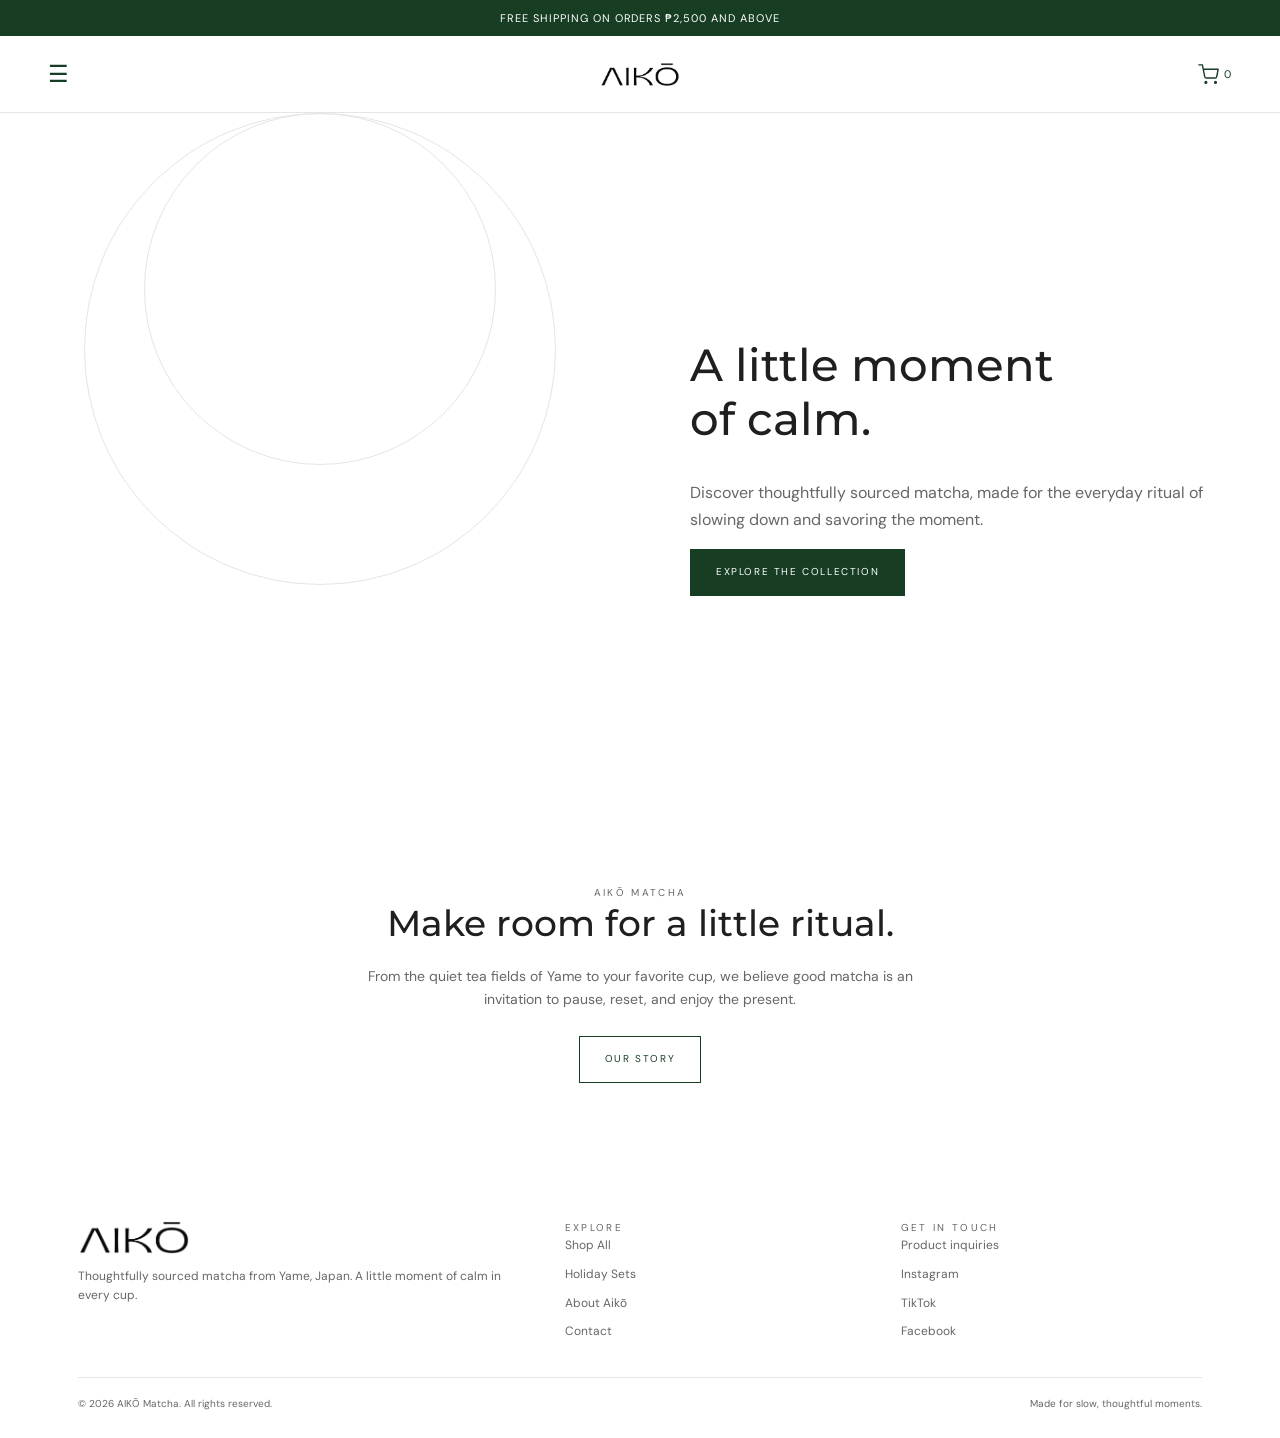
<file: index.html>
<!doctype html>
<html lang="en">
<head>
  <meta charset="utf-8">
  <meta name="viewport" content="width=device-width,initial-scale=1">
  <meta name="theme-color" content="#f7f6f0">

  <title>Home | AIKŌ Matcha</title>

  <meta name="description" content="Discover thoughtfully sourced Japanese matcha from Yame, Japan at AIKŌ Matcha.">

  <link rel="stylesheet" href="assets/styles.css">
</head>

<body>

  <!-- ANNOUNCEMENT BAR -->
  <div class="announcement">
    FREE SHIPPING ON ORDERS ₱2,500 AND ABOVE
  </div>

  <!-- HEADER -->
  <header class="site-header">

    <div class="nav-wrap">

      <!-- HAMBURGER MENU -->
      <button
        class="menu-toggle"
        type="button"
        aria-label="Open menu"
        aria-expanded="false"
      >
        ☰
      </button>

      <!-- CENTER LOGO -->
      <a class="brand" href="index.html">
        <img
          src="assets/aiko-logo.png"
          alt="Aikō Matcha"
          style="height:45px;width:auto;display:block;"
        >
      </a>

      <!-- SHOPPING BAG -->
      <a class="cart-link" href="cart.html" aria-label="Shopping cart">
  <svg
    xmlns="http://www.w3.org/2000/svg"
    width="21"
    height="21"
    viewBox="0 0 24 24"
    fill="none"
    stroke="currentColor"
    stroke-width="1.6"
    stroke-linecap="round"
    stroke-linejoin="round"
    aria-hidden="true"
  >
    <circle cx="9" cy="21" r="1"/>
    <circle cx="20" cy="21" r="1"/>
    <path d="M1 1h4l2.68 13.39a2 2 0 0 0 2 1.61h9.72a2 2 0 0 0 2-1.61L23 6H6"/>
  </svg>
  <span id="cart-count">0</span>
</a>
    </div>

    <!-- DROPDOWN MENU -->
    <nav class="mobile-nav">
      <a href="index.html">Home</a>
      <a href="shop.html">Shop All</a>
      <a href="holiday-sets.html">Holiday Sets</a>
      <a href="about.html">About Aikō</a>
      <a href="contact.html">Contact</a>
    </nav>

  </header>


  <!-- MAIN CONTENT -->
  <main>

    <!-- HERO SECTION -->
    <section class="hero">

      <!-- HERO VIDEO -->
      <div class="hero-art">

        <video
          autoplay
          muted
          loop
          playsinline
          style="width:100vw;max-width:none;height:690px;position:relative;left:50%;transform:translateX(-50%);z-index:1;object-fit:cover;display:block;"
          aria-label="AIKŌ Matcha video"
        >
          <source src="assets/Aiko-compressed.MP4" type="video/mp4">
        </video>

      </div>

      <!-- HERO TEXT -->
      <div class="hero-copy">

        <h1>A little moment<br>of calm.</h1>

        <p class="lead">
          Discover thoughtfully sourced matcha, made for the everyday ritual of slowing down and savoring the moment.
        </p>

        <a class="button" href="shop.html">
          Explore the collection
        </a>

      </div>

    </section>


    <!-- STORY SECTION -->
    <section class="story-band">

      <div class="eyebrow">Aikō Matcha</div>

      <h2>Make room for a little ritual.</h2>

      <p>
        From the quiet tea fields of Yame to your favorite cup, we believe good matcha is an invitation to pause, reset, and enjoy the present.
      </p>

      <a class="button outline" href="about.html">
        Our story
      </a>

    </section>

  </main>


  <!-- FOOTER -->
  <footer class="footer">

    <div class="container">

      <div class="footer-grid">

        <!-- BRAND -->
        <div>

          <a class="brand" href="index.html">
            <img
              src="assets/aiko-logo.png"
              alt="Aikō Matcha"
              style="height:35px;width:auto;display:block;"
            >
          </a>

          <p>
            Thoughtfully sourced matcha from Yame, Japan. A little moment of calm in every cup.
          </p>

        </div>


        <!-- EXPLORE -->
        <div>

          <div class="eyebrow">Explore</div>

          <div class="footer-links">
            <a href="shop.html">Shop All</a>
      <a href="holiday-sets.html">Holiday Sets</a>
            <a href="about.html">About Aikō</a>
            <a href="contact.html">Contact</a>
          </div>

        </div>


        <!-- CONTACT -->
        <div>

          <div class="eyebrow">Get in touch</div>

         <div class="footer-links">
  <a href="contact.html">Product inquiries</a>

  <a
    href="https://www.instagram.com/"
    target="_blank"
    rel="noopener"
  >
    Instagram
  </a>

  <a
    href="https://www.tiktok.com/@aikomatchaph?_r=1&_t=ZS-9BJpIWGnuqa"
    target="_blank"
    rel="noopener"
  >
    TikTok
  </a>

  <a
    href="https://www.facebook.com/share/1FNJAM6pXR/?mibextid=wwXIfr"
    target="_blank"
    rel="noopener"
  >
    Facebook
  </a>
</div>

        </div>

      </div>


      <!-- COPYRIGHT -->
      <div class="copyright">

        <span>
          © <span data-year></span> AIKŌ Matcha. All rights reserved.
        </span>

        <span>
          Made for slow, thoughtful moments.
        </span>

      </div>

    </div>

  </footer>


  <!-- JAVASCRIPT -->
  <script src="assets/script.js" defer></script>

</body>
</html>
</file>
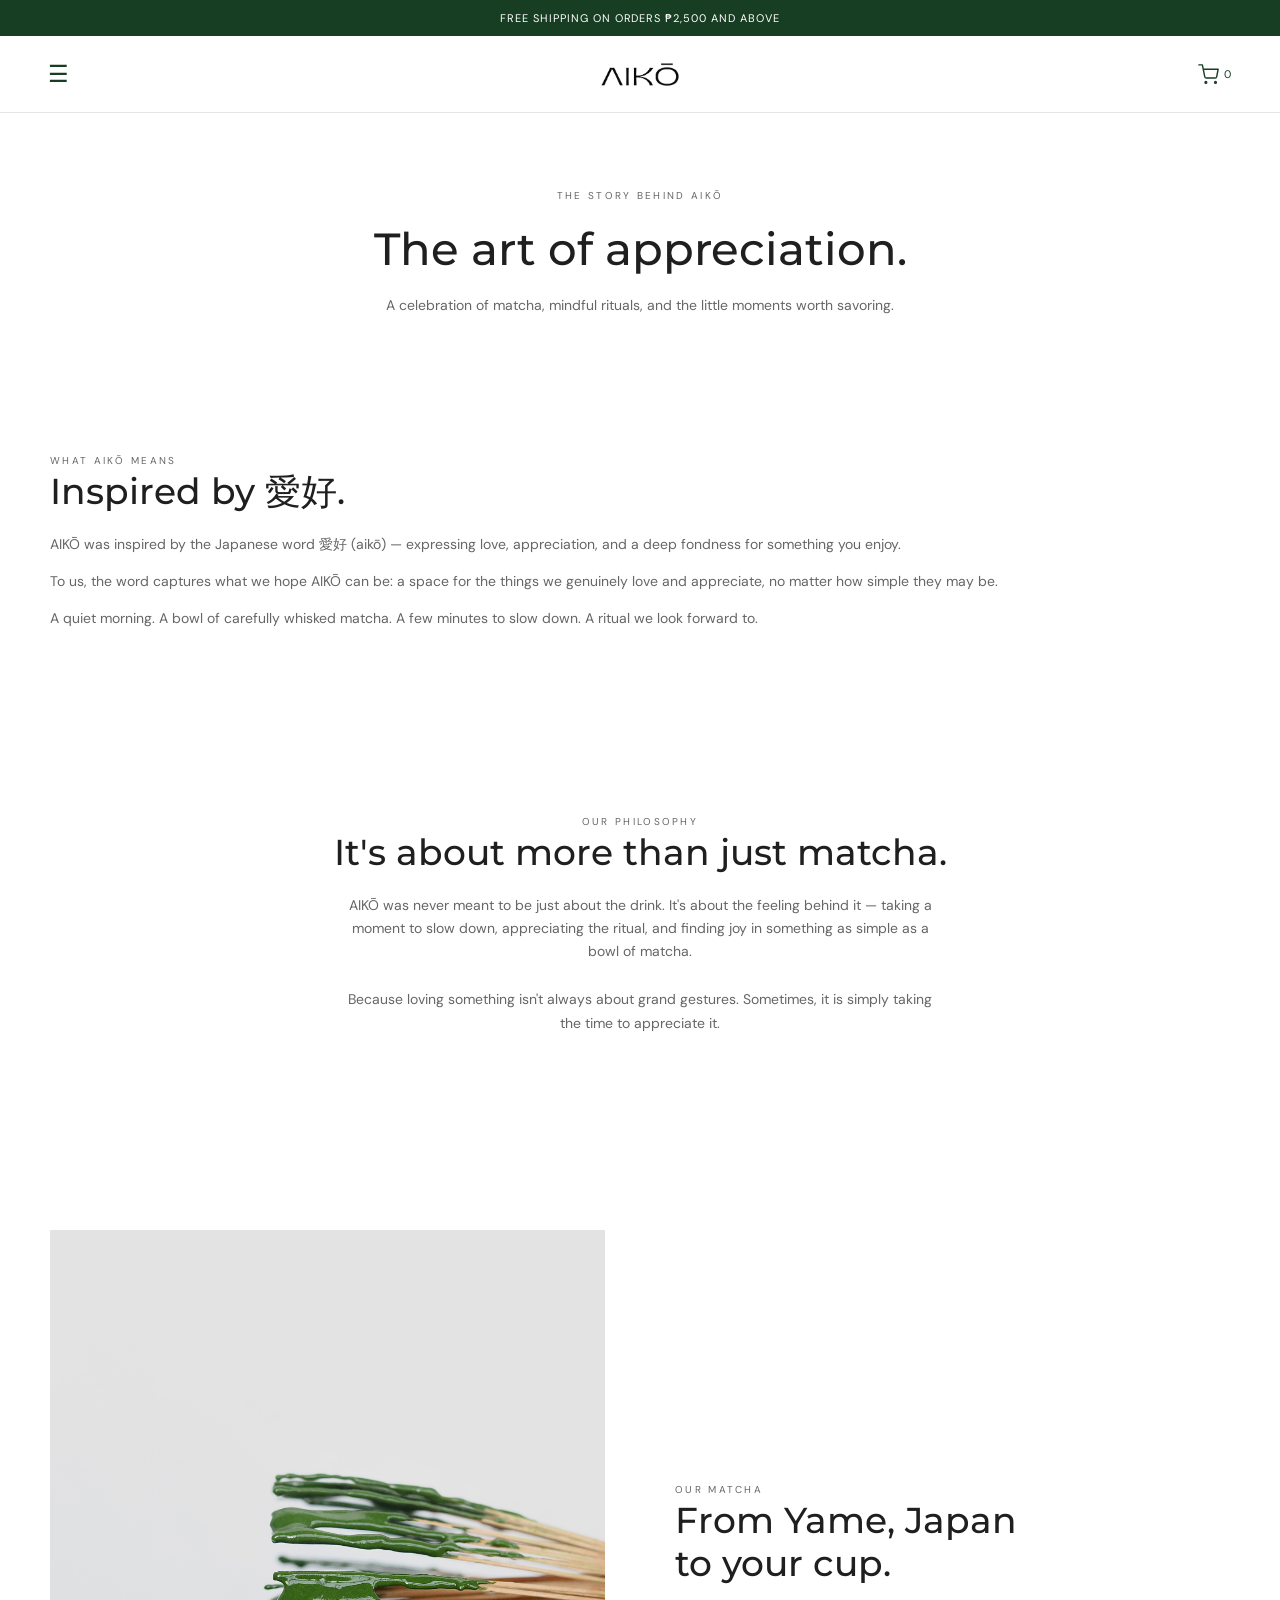
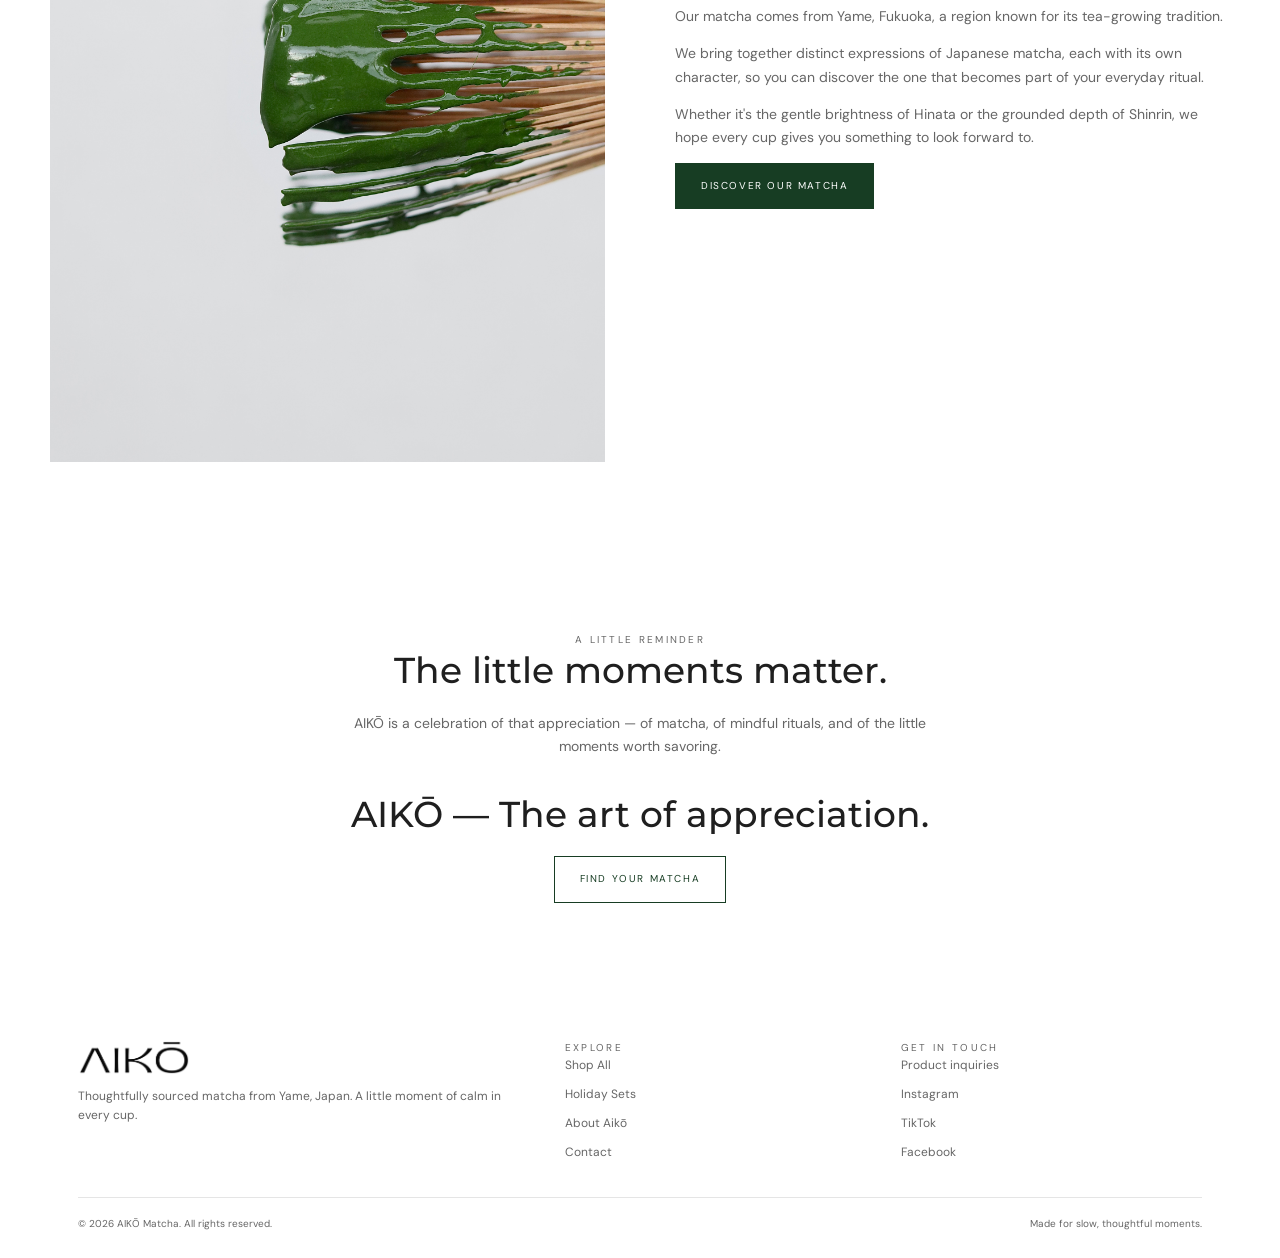
<file: about.html>
<!doctype html>
<html lang="en">

<head>
  <meta charset="utf-8">
  <meta name="viewport" content="width=device-width,initial-scale=1">
  <meta name="theme-color" content="#f7f6f0">

  <title>Our Story | AIKŌ Matcha</title>

  <meta name="description" content="Discover the meaning behind AIKŌ — a celebration of matcha, mindful rituals, and the little moments worth savoring.">

  <link rel="stylesheet" href="assets/styles.css">
</head>

<body>

  <!-- ANNOUNCEMENT BAR -->
  <div class="announcement">
    FREE SHIPPING ON ORDERS ₱2,500 AND ABOVE
  </div>


  <!-- HEADER -->
  <header class="site-header">

    <div class="nav-wrap">

      <button
        class="menu-toggle"
        type="button"
        aria-label="Open menu"
        aria-expanded="false"
      >
        ☰
      </button>

      <a class="brand" href="index.html">
        <img
          src="assets/aiko-logo.png"
          alt="Aikō Matcha"
          style="height:45px;width:auto;display:block;"
        >
      </a>

     <a class="cart-link" href="cart.html" aria-label="Shopping cart">
  <svg
    xmlns="http://www.w3.org/2000/svg"
    width="21"
    height="21"
    viewBox="0 0 24 24"
    fill="none"
    stroke="currentColor"
    stroke-width="1.6"
    stroke-linecap="round"
    stroke-linejoin="round"
    aria-hidden="true"
  >
    <circle cx="9" cy="21" r="1"/>
    <circle cx="20" cy="21" r="1"/>
    <path d="M1 1h4l2.68 13.39a2 2 0 0 0 2 1.61h9.72a2 2 0 0 0 2-1.61L23 6H6"/>
  </svg>
  <span id="cart-count">0</span>
</a>

    </div>

    <nav class="mobile-nav">
      <a href="index.html">Home</a>
      <a href="shop.html">Shop All</a>
      <a href="holiday-sets.html">Holiday Sets</a>
      <a href="about.html">About Aikō</a>
      <a href="contact.html">Contact</a>
    </nav>

  </header>


  <!-- MAIN CONTENT -->
  <main>

    <!-- INTRODUCTION -->
    <section class="page-intro">

      <div class="eyebrow">The story behind AIKŌ</div>

      <h1>The art of appreciation.</h1>

      <p>
        A celebration of matcha, mindful rituals, and the little moments worth savoring.
      </p>

    </section>


    <!-- THE MEANING OF AIKŌ -->
    <section class="container section">

      <div class="text-block">

        <div class="eyebrow">What AIKŌ means</div>

        <h2>Inspired by 愛好.</h2>

        <p>
          AIKŌ was inspired by the Japanese word 愛好 (aikō) — expressing love, appreciation, and a deep fondness for something you enjoy.
        </p>

        <p>
          To us, the word captures what we hope AIKŌ can be: a space for the things we genuinely love and appreciate, no matter how simple they may be.
        </p>

        <p>
          A quiet morning. A bowl of carefully whisked matcha. A few minutes to slow down. A ritual we look forward to.
        </p>

      </div>

    </section>


    <!-- BRAND PHILOSOPHY -->
    <section class="story-band">

      <div class="eyebrow">Our philosophy</div>

      <h2>It's about more than just matcha.</h2>

      <p>
        AIKŌ was never meant to be just about the drink. It's about the feeling behind it — taking a moment to slow down, appreciating the ritual, and finding joy in something as simple as a bowl of matcha.
      </p>

      <p>
        Because loving something isn't always about grand gestures. Sometimes, it is simply taking the time to appreciate it.
      </p>

    </section>


    <!-- OUR MATCHA -->
    <section class="container section">

      <div class="split">

        <img
  src="assets/whisk.JPG"
  alt="AIKŌ Matcha being whisked"
>

        <div class="text-block">

          <div class="eyebrow">Our matcha</div>

          <h2>From Yame, Japan<br>to your cup.</h2>

          <p>
            Our matcha comes from Yame, Fukuoka, a region known for its tea-growing tradition.
          </p>

          <p>
            We bring together distinct expressions of Japanese matcha, each with its own character, so you can discover the one that becomes part of your everyday ritual.
          </p>

          <p>
            Whether it's the gentle brightness of Hinata or the grounded depth of Shinrin, we hope every cup gives you something to look forward to.
          </p>

          <a class="button" href="shop.html">
            Discover our matcha
          </a>

        </div>

      </div>

    </section>


    <!-- CLOSING -->
    <section class="story-band">

      <div class="eyebrow">A little reminder</div>

      <h2>The little moments matter.</h2>

      <p>
        AIKŌ is a celebration of that appreciation — of matcha, of mindful rituals, and of the little moments worth savoring.
      </p>

      <h2 style="margin-top:35px;">AIKŌ — The art of appreciation.</h2>

      <a class="button outline" href="shop.html">
        Find your matcha
      </a>

    </section>

  </main>


  <!-- FOOTER -->
  <footer class="footer">

    <div class="container">

      <div class="footer-grid">

        <div>

          <a class="brand" href="index.html">
            <img
              src="assets/aiko-logo.png"
              alt="Aikō Matcha"
              style="height:35px;width:auto;display:block;"
            >
          </a>

          <p>
            Thoughtfully sourced matcha from Yame, Japan. A little moment of calm in every cup.
          </p>

        </div>

        <div>

          <div class="eyebrow">Explore</div>

          <div class="footer-links">
            <a href="shop.html">Shop All</a>
      <a href="holiday-sets.html">Holiday Sets</a>
            <a href="about.html">About Aikō</a>
            <a href="contact.html">Contact</a>
          </div>

        </div>

        <div>

          <div class="eyebrow">Get in touch</div>
<div class="footer-links">
  <a href="contact.html">Product inquiries</a>

  <a href="https://www.instagram.com/" target="_blank" rel="noopener">
    Instagram
  </a>

  <a href="https://www.tiktok.com/@aikomatchaph?_r=1&_t=ZS-9BJpIWGnuqa" target="_blank" rel="noopener">
    TikTok
  </a>

  <a href="https://www.facebook.com/share/1FNJAM6pXR/?mibextid=wwXIfr" target="_blank" rel="noopener">
    Facebook
  </a>
</div>

        </div>

      </div>

      <div class="copyright">

        <span>
          © <span data-year></span> AIKŌ Matcha. All rights reserved.
        </span>

        <span>
          Made for slow, thoughtful moments.
        </span>

      </div>

    </div>

  </footer>


  <!-- JAVASCRIPT -->
  <script src="assets/script.js" defer></script>

</body>
</html>
</file>
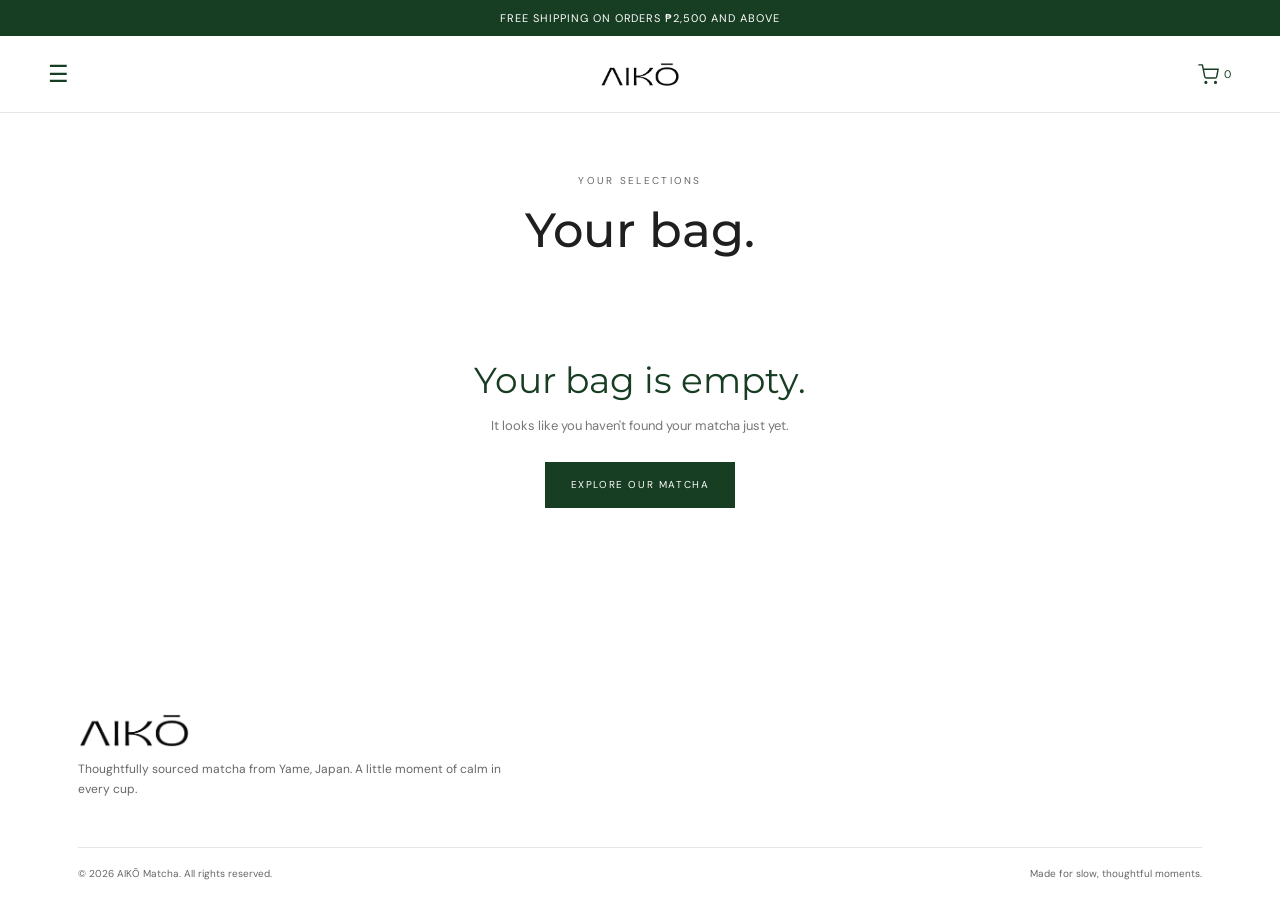
<file: cart.html>
<!doctype html>
<html lang="en">

<head>
  <meta charset="utf-8">
  <meta name="viewport" content="width=device-width,initial-scale=1">
  <meta name="theme-color" content="#f7f6f0">

  <title>Your Bag | AIKŌ Matcha</title>
  <meta name="description" content="Review your AIKŌ Matcha selections.">

  <link rel="stylesheet" href="assets/styles.css">

  <style>
    .cart-page {
      max-width: 1000px;
      margin: 0 auto;
      padding: 60px 24px 100px;
    }

    .cart-heading {
      text-align: center;
      margin-bottom: 50px;
    }

    .cart-heading h1 {
      font-size: clamp(32px, 5vw, 48px);
      margin: 12px 0;
    }

    .cart-item {
      display: grid;
      grid-template-columns: 1fr auto auto;
      gap: 25px;
      align-items: center;
      padding: 25px 0;
      border-bottom: 1px solid #e5e5df;
    }

    .cart-item-name {
      font-family: var(--serif);
      font-size: 20px;
      color: #173D23;
      margin-bottom: 7px;
    }

    .cart-item-price {
      font-size: 13px;
      color: #777;
    }

    .quantity-control {
      display: flex;
      align-items: center;
      gap: 15px;
      border: 1px solid #deded7;
      padding: 7px 12px;
    }

    .quantity-control button {
      background: none;
      border: none;
      cursor: pointer;
      font-size: 18px;
      color: #173D23;
      padding: 0 4px;
    }

    .quantity-control span {
      min-width: 18px;
      text-align: center;
      font-size: 14px;
    }

    .cart-item-total {
      text-align: right;
      min-width: 100px;
      color: #173D23;
      font-size: 14px;
    }

    .remove-item {
      display: block;
      margin-top: 8px;
      margin-left: auto;
      border: none;
      background: none;
      color: #888;
      text-decoration: underline;
      font-size: 11px;
      cursor: pointer;
    }

    .cart-summary {
      max-width: 380px;
      margin: 35px 0 0 auto;
    }

    .subtotal-row {
      display: flex;
      justify-content: space-between;
      align-items: center;
      padding: 15px 0;
      border-bottom: 1px solid #e5e5df;
      color: #173D23;
    }

    .subtotal-row strong {
      font-size: 18px;
    }

    .cart-note {
      font-size: 12px;
      color: #777;
      line-height: 1.7;
      margin: 15px 0 25px;
    }

    .cart-actions {
      display: flex;
      flex-direction: column;
      gap: 12px;
    }

    .cart-actions .button {
      width: 100%;
      text-align: center;
      cursor: pointer;
    }

    .continue-shopping {
      text-align: center;
      color: #173D23;
      font-size: 12px;
      text-decoration: underline;
      margin-top: 15px;
      display: inline-block;
    }

    .empty-cart {
      text-align: center;
      padding: 50px 20px;
    }

    .empty-cart h2 {
      font-family: var(--serif);
      font-weight: 400;
      color: #173D23;
      margin-bottom: 12px;
    }

    .empty-cart p {
      color: #777;
      margin-bottom: 25px;
    }

    @media (max-width: 600px) {
      .cart-page {
        padding: 45px 20px 75px;
      }

      .cart-item {
        grid-template-columns: 1fr auto;
        gap: 12px;
      }

      .cart-item-info {
        grid-column: 1 / -1;
      }

      .cart-item-total {
        min-width: auto;
      }

      .quantity-control {
        width: fit-content;
      }

      .cart-summary {
        max-width: 100%;
      }
    }
  </style>
</head>

<body>

  <!-- ANNOUNCEMENT BAR -->
  <div class="announcement">
    FREE SHIPPING ON ORDERS ₱2,500 AND ABOVE
  </div>


  <!-- HEADER -->
  <header class="site-header">

    <div class="nav-wrap">

      <button
        class="menu-toggle"
        type="button"
        aria-label="Open menu"
        aria-expanded="false"
      >
        ☰
      </button>

      <a class="brand" href="index.html">
        <img
          src="assets/aiko-logo.png"
          alt="Aikō Matcha"
          style="height:45px;width:auto;display:block;"
        >
      </a>

      <a class="cart-link" href="cart.html" aria-label="Shopping cart">
  <svg
    xmlns="http://www.w3.org/2000/svg"
    width="21"
    height="21"
    viewBox="0 0 24 24"
    fill="none"
    stroke="currentColor"
    stroke-width="1.6"
    stroke-linecap="round"
    stroke-linejoin="round"
    aria-hidden="true"
  >
    <circle cx="9" cy="21" r="1"/>
    <circle cx="20" cy="21" r="1"/>
    <path d="M1 1h4l2.68 13.39a2 2 0 0 0 2 1.61h9.72a2 2 0 0 0 2-1.61L23 6H6"/>
  </svg>
  <span id="cart-count">0</span>
</a>

    </div>

    <nav class="mobile-nav">
      <a href="index.html">Home</a>
      <a href="shop.html">Shop All</a>
      <a href="holiday-sets.html">Holiday Sets</a>
      <a href="about.html">About Aikō</a>
      <a href="contact.html">Contact</a>
    </nav>

  </header>


  <!-- CART CONTENT -->
  <main class="cart-page">

    <div class="cart-heading">
      <div class="eyebrow">Your selections</div>
      <h1>Your bag.</h1>
    </div>

    <div id="cart-content"></div>

  </main>


  <!-- FOOTER -->
  <footer class="footer">

    <div class="container">

      <div class="footer-grid">

        <div>
          <a class="brand" href="index.html">
            <img
              src="assets/aiko-logo.png"
              alt="Aikō Matcha"
              style="height:35px;width:auto;display:block;"
            >
          </a>

          <p>
            Thoughtfully sourced matcha from Yame, Japan. A little moment of calm in every cup.
          </p>
        </div>
      </div>
      <div class="copyright">
        <span>
          © <span data-year></span> AIKŌ Matcha. All rights reserved.
        </span>

        <span>Made for slow, thoughtful moments.</span>
      </div>

    </div>

  </footer>


  <!-- JAVASCRIPT -->
  <script src="assets/script.js" defer></script>

  <script>
    const CART_KEY = 'aikoCart';

    function getCartItems() {
      try {
        return JSON.parse(localStorage.getItem(CART_KEY) || '[]');
      } catch (error) {
        return [];
      }
    }

    function saveCartItems(items) {
      localStorage.setItem(CART_KEY, JSON.stringify(items));
      renderCart();
    }

    function formatPrice(price) {
      return new Intl.NumberFormat('en-PH', {
        style: 'currency',
        currency: 'PHP'
      }).format(price);
    }

    function renderCart() {
      const cart = getCartItems();
      const container = document.getElementById('cart-content');

      const itemCount = cart.reduce(
        (total, item) => total + Number(item.quantity || 0), 0
      );

      document.querySelectorAll('#cart-count').forEach(element => {
        element.textContent = itemCount;
      });

      if (cart.length === 0) {
        container.innerHTML = `
          <div class="empty-cart">
            <h2>Your bag is empty.</h2>
            <p>It looks like you haven't found your matcha just yet.</p>
            <a href="shop.html" class="button">Explore our matcha</a>
          </div>
        `;
        return;
      }

      let subtotal = 0;

      const itemsHTML = cart.map((item, index) => {
        const price = Number(item.price) || 0;
        const quantity = Math.max(1, Number(item.quantity) || 1);
        const itemTotal = price * quantity;

        subtotal += itemTotal;

        return `
          <div class="cart-item">

            <div class="cart-item-info">
              <div class="cart-item-name">${escapeHTML(item.name)}</div>
              <div class="cart-item-price">${formatPrice(price)} each</div>
            </div>

            <div class="quantity-control">
              <button type="button" data-action="decrease" data-index="${index}" aria-label="Decrease quantity">−</button>
              <span>${quantity}</span>
              <button type="button" data-action="increase" data-index="${index}" aria-label="Increase quantity">+</button>
            </div>

            <div class="cart-item-total">
              <strong>${formatPrice(itemTotal)}</strong>
              <button
                type="button"
                class="remove-item"
                data-action="remove"
                data-index="${index}"
              >
                Remove
              </button>
            </div>

          </div>
        `;
      }).join('');

      container.innerHTML = `
        <div class="cart-items">
          ${itemsHTML}
        </div>

        <div class="cart-summary">

          <div class="subtotal-row">
            <span>Subtotal</span>
            <strong>${formatPrice(subtotal)}</strong>
          </div>

          <p class="cart-note">
            Enjoy free shipping on orders of ₱2,500 and above. Shipping fees for other orders are calculated at checkout.
          </p>

          <div class="cart-actions">
            <a href="checkout.html" class="button">
              Proceed to checkout
            </a>
          </div>

          <div style="text-align:center;">
            <a href="shop.html" class="continue-shopping">
              Continue shopping
            </a>
          </div>

        </div>
      `;
    }

    function escapeHTML(value) {
      return String(value).replace(/[&<>"']/g, character => ({
        '&': '&amp;',
        '<': '&lt;',
        '>': '&gt;',
        '"': '&quot;',
        "'": '&#039;'
      })[character]);
    }

    document.getElementById('cart-content').addEventListener('click', function(event) {
      const button = event.target.closest('[data-action]');

      if (!button) return;

      const action = button.dataset.action;
      const index = Number(button.dataset.index);
      const cart = getCartItems();

      if (!cart[index]) return;

      if (action === 'increase') {
        cart[index].quantity = Number(cart[index].quantity || 1) + 1;
      }

      if (action === 'decrease') {
        cart[index].quantity = Number(cart[index].quantity || 1) - 1;

        if (cart[index].quantity <= 0) {
          cart.splice(index, 1);
        }
      }

      if (action === 'remove') {
        cart.splice(index, 1);
      }

      saveCartItems(cart);
    });

    renderCart();
  </script>

</body>
</html>
</file>
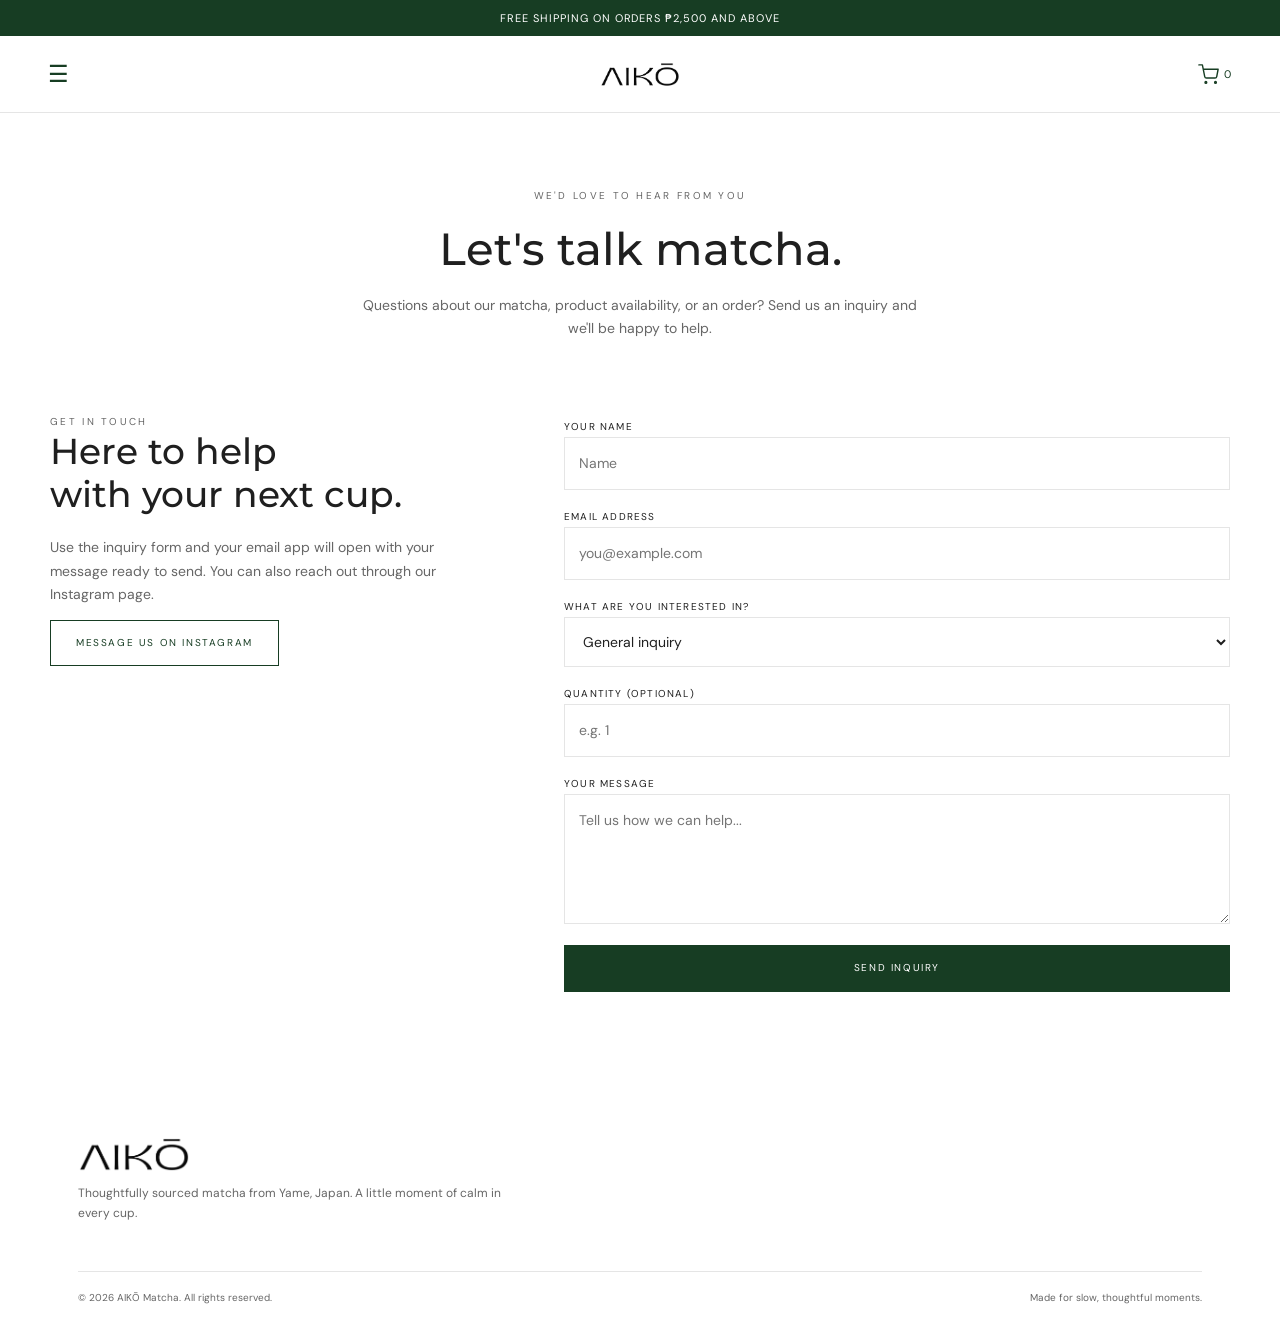
<file: contact.html>
<!doctype html>
<html lang="en">

<head>
  <meta charset="utf-8">
  <meta name="viewport" content="width=device-width,initial-scale=1">
  <meta name="theme-color" content="#f7f6f0">

  <title>Contact | AIKŌ Matcha</title>

  <meta name="description" content="Get in touch with AIKŌ Matcha for product inquiries, orders, and questions about our Japanese matcha from Yame.">

  <link rel="stylesheet" href="assets/styles.css">
</head>

<body>

  <!-- ANNOUNCEMENT BAR -->
  <div class="announcement">
    FREE SHIPPING ON ORDERS ₱2,500 AND ABOVE
  </div>


  <!-- HEADER -->
  <header class="site-header">

    <div class="nav-wrap">

      <!-- HAMBURGER MENU -->
      <button
        class="menu-toggle"
        type="button"
        aria-label="Open menu"
        aria-expanded="false"
      >
        ☰
      </button>

      <!-- CENTER LOGO -->
      <a class="brand" href="index.html">
        <img
          src="assets/aiko-logo.png"
          alt="Aikō Matcha"
          style="height:45px;width:auto;display:block;"
        >
      </a>

      <!-- SHOPPING BAG -->
     <a class="cart-link" href="cart.html" aria-label="Shopping cart">
  <svg
    xmlns="http://www.w3.org/2000/svg"
    width="21"
    height="21"
    viewBox="0 0 24 24"
    fill="none"
    stroke="currentColor"
    stroke-width="1.6"
    stroke-linecap="round"
    stroke-linejoin="round"
    aria-hidden="true"
  >
    <circle cx="9" cy="21" r="1"/>
    <circle cx="20" cy="21" r="1"/>
    <path d="M1 1h4l2.68 13.39a2 2 0 0 0 2 1.61h9.72a2 2 0 0 0 2-1.61L23 6H6"/>
  </svg>
  <span id="cart-count">0</span>
</a>

    </div>


    <!-- DROPDOWN MENU -->
    <nav class="mobile-nav">
      <a href="index.html">Home</a>
      <a href="shop.html">Shop All</a>
      <a href="holiday-sets.html">Holiday Sets</a>
      <a href="about.html">About Aikō</a>
      <a href="contact.html">Contact</a>
    </nav>

  </header>


  <!-- MAIN CONTENT -->
  <main>

    <!-- PAGE INTRODUCTION -->
    <section class="page-intro">

      <div class="eyebrow">We'd love to hear from you</div>

      <h1>Let's talk matcha.</h1>

      <p>
        Questions about our matcha, product availability, or an order? Send us an inquiry and we'll be happy to help.
      </p>

    </section>


    <!-- CONTACT SECTION -->
    <section class="container contact-layout">

      <!-- CONTACT INFORMATION -->
      <div class="text-block">

        <div class="eyebrow">Get in touch</div>

        <h2>Here to help<br>with your next cup.</h2>

        <p>
          Use the inquiry form and your email app will open with your message ready to send. You can also reach out through our Instagram page.
        </p>

        <a
          class="button outline"
          href="https://www.instagram.com/aikomatchaph?srtk=MWJ1NjIweXZlMHRxcg=="
          target="_blank"
          rel="noopener"
        >
          Message us on Instagram
        </a>

      </div>


      <!-- INQUIRY FORM -->
      <form class="form" data-inquiry-form>

        <div>
          <label for="name">Your name</label>

          <input
            id="name"
            name="name"
            required
            placeholder="Name"
          >
        </div>


        <div>
          <label for="email">Email address</label>

          <input
            id="email"
            name="email"
            type="email"
            required
            placeholder="you@example.com"
          >
        </div>


        <div>
          <label for="product">What are you interested in?</label>

          <select id="product" name="product">
            <option value="General inquiry">General inquiry</option>
            <option>Hinata (30g)</option>
            <option>Shinrin (30g)</option>
            <option>Both products</option>
          </select>
        </div>


        <div>
          <label for="quantity">Quantity (optional)</label>

          <input
            id="quantity"
            name="quantity"
            placeholder="e.g. 1"
          >
        </div>


        <div>
          <label for="message">Your message</label>

          <textarea
            id="message"
            name="message"
            placeholder="Tell us how we can help..."
          ></textarea>
        </div>


        <button class="button" type="submit">
          Send inquiry
        </button>

      </form>

    </section>

  </main>


  <!-- FOOTER -->
  <footer class="footer">

    <div class="container">

      <div class="footer-grid">

        <!-- BRAND -->
        <div>

          <a class="brand" href="index.html">
            <img
              src="assets/aiko-logo.png"
              alt="Aikō Matcha"
              style="height:35px;width:auto;display:block;"
            >
          </a>

          <p>
            Thoughtfully sourced matcha from Yame, Japan. A little moment of calm in every cup.
          </p>

        </div>

      </div>


      <!-- COPYRIGHT -->
      <div class="copyright">

        <span>
          © <span data-year></span> AIKŌ Matcha. All rights reserved.
        </span>

        <span>
          Made for slow, thoughtful moments.
        </span>

      </div>

    </div>

  </footer>


  <!-- JAVASCRIPT -->
  <script src="assets/script.js" defer></script>

</body>
</html>
</file>
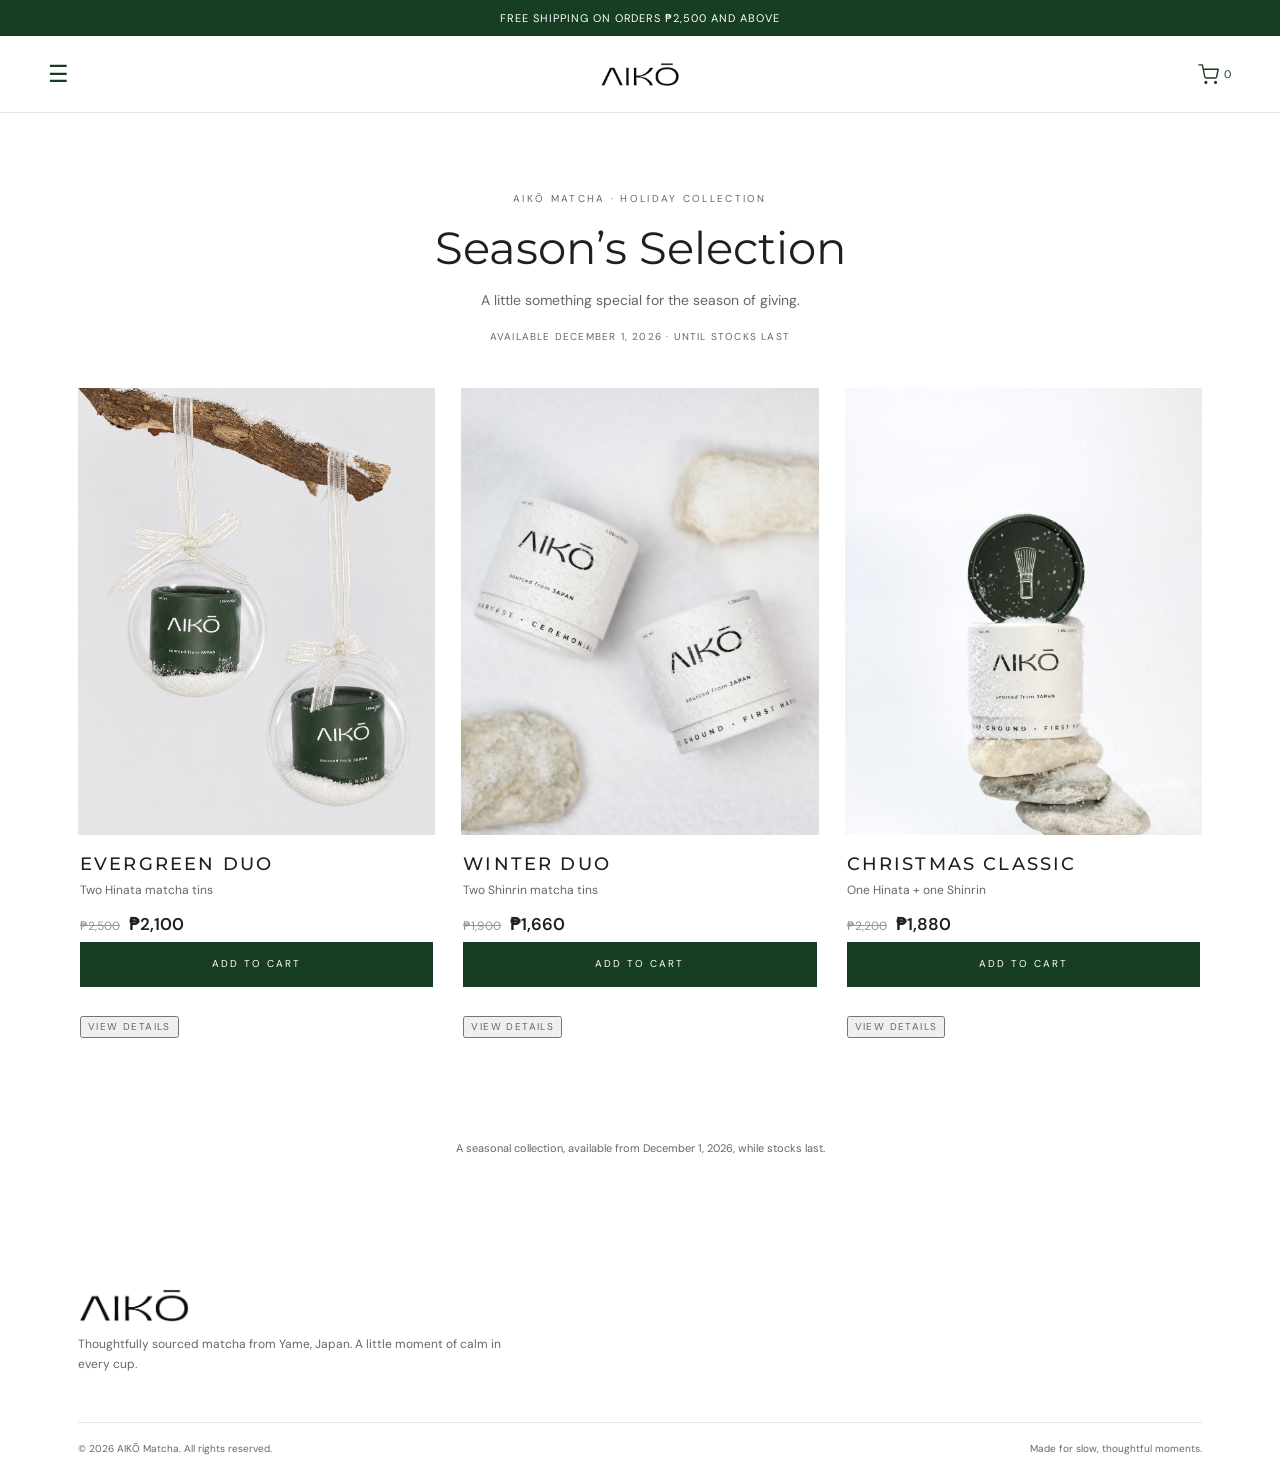
<file: holiday-sets.html>
<!DOCTYPE html>
<html lang="en">
<head>
  <meta charset="UTF-8">
  <meta name="viewport" content="width=device-width, initial-scale=1.0">
  <title>Holiday Sets | AIKŌ Matcha</title>
  <link rel="stylesheet" href="assets/styles.css">
  <style>
    .holiday-intro{text-align:center;padding:78px 20px 42px}.holiday-intro .eyebrow{margin-bottom:14px}.holiday-intro h1{margin:0 0 14px;font-weight:400}.holiday-intro p{max-width:520px;margin:0 auto;color:var(--muted);font-size:14px}.holiday-availability{margin-top:17px!important;font-size:10px!important;letter-spacing:.12em;text-transform:uppercase}
    .holiday-grid{display:grid;grid-template-columns:repeat(3,minmax(0,1fr));gap:26px;padding-bottom:90px}.holiday-card{min-width:0}.bundle-cover{display:block;width:100%;padding:0;border:0;background:#f7f7f4;cursor:pointer;overflow:hidden;aspect-ratio:4/5}.bundle-cover img{display:block;width:100%;height:100%;object-fit:cover;transition:transform .5s ease}.bundle-cover:hover img{transform:scale(1.025)}
    .bundle-info{padding:19px 2px 0}.bundle-info h2{font-size:18px;letter-spacing:.12em;margin:0 0 6px;font-weight:500}.bundle-description{color:var(--muted);font-size:12px;margin:0 0 9px}.bundle-price{display:flex;align-items:baseline;gap:9px;flex-wrap:wrap;margin:0 0 4px}.bundle-original{font-size:12px;color:#92978f;text-decoration:line-through}.bundle-special{font-size:17px;font-weight:600;color:var(--deep)}.bundle-card-add{display:block;width:100%;padding:13px 10px;background:var(--green);color:#fff;border:1px solid var(--green);font-family:var(--font-body);font-size:10px;letter-spacing:2px;cursor:pointer;transition:all .3s ease}.bundle-card-add:hover:not(:disabled){background:#fff;color:var(--green)}.bundle-card-add:disabled,.detail-add:disabled{opacity:.55;cursor:not-allowed;background:#a5aaa3;border-color:#a5aaa3;color:#fff}.bundle-card-message{font-size:11px;color:var(--green);min-height:15px;margin-top:6px}.view-details{display:inline-block;margin-top:8px;font-size:10px;letter-spacing:.14em;text-transform:uppercase;color:var(--muted);text-decoration:none}.view-details:hover{color:var(--deep)}
    .holiday-footnote{text-align:center;color:var(--muted);font-size:11px;padding:0 20px 65px}
    .bundle-modal{position:fixed;inset:0;z-index:1000;background:rgba(20,28,21,.56);display:none;align-items:center;justify-content:center;padding:24px}.bundle-modal.open{display:flex}.bundle-dialog{position:relative;width:min(980px,100%);max-height:min(92vh,900px);overflow:auto;background:#fff;display:grid;grid-template-columns:minmax(0,1.05fr) minmax(300px,.95fr);box-shadow:0 20px 70px rgba(0,0,0,.18)}.modal-close{position:absolute;right:14px;top:12px;z-index:3;width:38px;height:38px;border:0;border-radius:50%;background:rgba(255,255,255,.92);font-size:23px;line-height:1;cursor:pointer;color:#173D23}
    .gallery{min-width:0;position:relative;background:#f7f7f4;align-self:stretch;display:flex;flex-direction:column;justify-content:center}.gallery-track{display:flex;overflow-x:auto;scroll-snap-type:x mandatory;scrollbar-width:none;overscroll-behavior-x:contain;touch-action:pan-x;aspect-ratio:4/5}.gallery-track::-webkit-scrollbar{display:none}.gallery-track img{flex:0 0 100%;width:100%;height:100%;object-fit:cover;scroll-snap-align:center}.gallery-arrow{position:absolute;top:50%;transform:translateY(-50%);width:38px;height:38px;border:0;border-radius:50%;background:rgba(255,255,255,.9);color:#173D23;font-size:23px;cursor:pointer;display:grid;place-items:center}.gallery-arrow.prev{left:12px}.gallery-arrow.next{right:12px}.gallery-dots{display:flex;justify-content:center;gap:8px;padding:14px 0}.gallery-dot{width:6px;height:6px;border-radius:50%;border:0;padding:0;background:#c9cec8;cursor:pointer}.gallery-dot.active{background:#173D23;transform:scale(1.25)}
    .bundle-details{padding:54px 42px 38px;display:flex;flex-direction:column;justify-content:center}.detail-eyebrow{font-size:10px;letter-spacing:.16em;color:var(--muted);text-transform:uppercase;margin:0 0 14px}.bundle-details h2{font-size:25px;letter-spacing:.12em;font-weight:400;margin:0 0 12px;color:var(--deep)}.detail-price{font-size:16px;margin:0 0 22px;color:var(--deep)}.detail-description{font-size:13px;line-height:1.8;color:var(--muted);margin:0 0 12px}.detail-includes{font-size:12px;line-height:1.8;color:var(--deep);margin:0 0 25px;padding-left:18px}.detail-buy{display:flex;gap:10px;align-items:center}.detail-quantity{width:68px;height:46px;border:1px solid var(--line);text-align:center;padding:8px;background:#fff;color:var(--deep)}.detail-add{height:46px;flex:1;border:1px solid #173D23;background:#173D23;color:#fff;font-size:10px;letter-spacing:.13em;cursor:pointer}.detail-add:hover:not(:disabled){background:#244f31}.detail-message{min-height:20px;margin:10px 0 0;color:#173D23;font-size:11px}.modal-note{font-size:10px;color:var(--muted);margin-top:18px;line-height:1.6}
    @media(max-width:760px){.holiday-intro{padding:55px 20px 32px}.holiday-grid{grid-template-columns:1fr;gap:36px;padding:0 20px 65px;max-width:520px;margin:auto}.bundle-cover{aspect-ratio:4/4.3}.bundle-modal{padding:0;align-items:flex-end}.bundle-dialog{width:100%;max-height:94vh;grid-template-columns:1fr;grid-template-rows:auto auto;overflow-y:auto}.gallery-track{aspect-ratio:1/1;max-height:48vh}.bundle-details{padding:28px 25px 30px}.bundle-details h2{font-size:22px}.modal-close{position:fixed;right:13px;top:13px}.gallery-arrow{width:34px;height:34px}.gallery-dots{padding:10px 0}}
    @media(min-width:761px) and (max-width:980px){.bundle-details{padding:48px 26px 30px}.bundle-details h2{font-size:21px}}
    @media(prefers-reduced-motion:reduce){.bundle-cover img{transition:none}}
  </style>
</head>
<body>
  <div class="announcement">FREE SHIPPING ON ORDERS ₱2,500 AND ABOVE</div>
  <header class="site-header"><div class="nav-wrap">
    <button class="menu-toggle" type="button" aria-label="Open menu" aria-expanded="false">☰</button>
    <a class="brand" href="index.html"><img src="assets/aiko-logo.png" alt="Aikō Matcha" style="height:45px;width:auto;display:block;"></a>
    <a class="cart-link" href="cart.html" aria-label="Shopping cart"><svg xmlns="http://www.w3.org/2000/svg" width="21" height="21" viewBox="0 0 24 24" fill="none" stroke="currentColor" stroke-width="1.6" stroke-linecap="round" stroke-linejoin="round" aria-hidden="true"><circle cx="9" cy="21" r="1"/><circle cx="20" cy="21" r="1"/><path d="M1 1h4l2.68 13.39a2 2 0 0 0 2 1.61h9.72a2 2 0 0 0 2-1.61L23 6H6"/></svg><span id="cart-count">0</span></a>
  </div><nav class="mobile-nav"><a href="index.html">Home</a><a href="shop.html">Shop All</a><a href="holiday-sets.html">Holiday Sets</a><a href="about.html">About Aikō</a><a href="contact.html">Contact</a></nav></header>

  <main>
    <section class="holiday-intro">
      <div class="eyebrow">AIKŌ MATCHA · HOLIDAY COLLECTION</div>
      <h1>Season’s Selection</h1>
      <p>A little something special for the season of giving.</p>
      <p class="holiday-availability">Available December 1, 2026 · Until stocks last</p>
    </section>

    <section class="holiday-grid container" aria-label="Holiday bundles">
      <article class="holiday-card">
        <button class="bundle-cover" type="button" data-open-bundle="evergreen" aria-label="View Evergreen Duo details">
          <img src="assets/holiday/evergreen-1.jpg" alt="Evergreen Duo holiday bundle with two green AIKŌ tins in glass ornaments">
        </button>
        <div class="bundle-info">
          <h2>EVERGREEN DUO</h2>
          <p class="bundle-description">Two Hinata matcha tins</p>
          <div class="bundle-price"><span class="bundle-original">₱2,500</span><span class="bundle-special">₱2,100</span></div>
          <button class="bundle-card-add" type="button" data-add-bundle="evergreen">ADD TO CART</button>
          <div class="bundle-card-message" id="card-message-evergreen" aria-live="polite"></div>
          <button class="view-details" type="button" data-open-bundle="evergreen">VIEW DETAILS</button>
        </div>
      </article>

      <article class="holiday-card">
        <button class="bundle-cover" type="button" data-open-bundle="winter" aria-label="View Winter Duo details">
          <img src="assets/holiday/winter-1.jpg" alt="Winter Duo holiday bundle featuring white AIKŌ matcha tins">
        </button>
        <div class="bundle-info">
          <h2>WINTER DUO</h2>
          <p class="bundle-description">Two Shinrin matcha tins</p>
          <div class="bundle-price"><span class="bundle-original">₱1,900</span><span class="bundle-special">₱1,660</span></div>
          <button class="bundle-card-add" type="button" data-add-bundle="winter">ADD TO CART</button>
          <div class="bundle-card-message" id="card-message-winter" aria-live="polite"></div>
          <button class="view-details" type="button" data-open-bundle="winter">VIEW DETAILS</button>
        </div>
      </article>

      <article class="holiday-card">
        <button class="bundle-cover" type="button" data-open-bundle="classic" aria-label="View Christmas Classic details">
          <img src="assets/holiday/classic-3.jpg" alt="Christmas Classic mixed Hinata and Shinrin holiday collection">
        </button>
        <div class="bundle-info">
          <h2>CHRISTMAS CLASSIC</h2>
          <p class="bundle-description">One Hinata + one Shinrin</p>
          <div class="bundle-price"><span class="bundle-original">₱2,200</span><span class="bundle-special">₱1,880</span></div>
          <button class="bundle-card-add" type="button" data-add-bundle="classic">ADD TO CART</button>
          <div class="bundle-card-message" id="card-message-classic" aria-live="polite"></div>
          <button class="view-details" type="button" data-open-bundle="classic">VIEW DETAILS</button>
        </div>
      </article>
    </section>
    <p class="holiday-footnote">A seasonal collection, available from December 1, 2026, while stocks last.</p>
  </main>

  <div class="bundle-modal" id="bundle-modal" aria-hidden="true">
    <section class="bundle-dialog" role="dialog" aria-modal="true" aria-labelledby="detail-title">
      <button class="modal-close" type="button" aria-label="Close details">×</button>
      <div class="gallery">
        <div class="gallery-track" id="gallery-track" aria-label="Bundle photos"></div>
        <button class="gallery-arrow prev" type="button" aria-label="Previous photo">‹</button>
        <button class="gallery-arrow next" type="button" aria-label="Next photo">›</button>
        <div class="gallery-dots" id="gallery-dots" aria-label="Photo navigation"></div>
      </div>
      <div class="bundle-details">
        <p class="detail-eyebrow">AIKŌ MATCHA · SEASON’S SELECTION</p>
        <h2 id="detail-title"></h2>
        <p class="detail-price" id="detail-price"></p>
        <p class="detail-description" id="detail-description"></p>
        <ul class="detail-includes" id="detail-includes"></ul>
        <div class="detail-buy">
          <label class="sr-only" for="detail-quantity">Quantity</label>
          <input class="detail-quantity" id="detail-quantity" type="number" min="1" step="1" value="1">
          <button class="detail-add" id="detail-add" type="button">ADD TO CART</button>
        </div>
        <p class="detail-message" id="detail-message" aria-live="polite"></p>
        <p class="modal-note">Free shipping on orders ₱2,500 and above.
          <br>Available from December 1, 2026, while stocks last.
        </p>
      </div>
    </section>
  </div>

  <footer class="footer">
    <div class="container">
      <div class="footer-grid">
        <div>
          <a class="brand" href="index.html"><img src="assets/aiko-logo.png" alt="Aikō Matcha" style="height:35px;width:auto;display:block;"></a>
          <p>Thoughtfully sourced matcha from Yame, Japan. A little moment of calm in every cup.</p>
        </div>
      </div>
      <div class="copyright">
        <span>© <span data-year></span> AIKŌ Matcha. All rights reserved.</span>
        <span>Made for slow, thoughtful moments.</span>
      </div>
    </div>
  </footer>

  <script src="assets/script.js" defer></script>
  <script>
  (()=>{
    const LAUNCH_TIME = new Date('2026-12-01T00:00:00+08:00').getTime();

    function holidaySetsAreAvailable(){
      return Date.now() >= LAUNCH_TIME;
    }

    const bundles={
      evergreen:{
        name:'Evergreen Duo',
        price:2100,
        description:'A pair of our single-cultivar Saemidori from Yame, Japan, chosen for their bright, gentle character and wrapped in a little seasonal charm.',
        includes:['2 Hinata matcha tins · 30g each'],
        photos:['assets/holiday/evergreen-1.jpg','assets/holiday/evergreen-2.jpg']
      },
      winter:{
        name:'Winter Duo',
        price:1660,
        description:'A pair of our single-cultivar Okumidori from Yame, Japan, selected for its rich, mellow character and grounding depth — an inviting companion for quiet winter moments.',
        includes:['2 Shinrin matcha tins · 30g each'],
        photos:['assets/holiday/winter-1.jpg','assets/holiday/winter-2.jpg','assets/holiday/winter-3.jpg']
      },
      classic:{
        name:'Christmas Classic',
        price:1880,
        description:'A thoughtful pairing of two distinct single-cultivar matchas from Yame, Japan — Hinata’s bright, gentle Saemidori alongside Shinrin’s rich, grounding Okumidori, made for sharing or gifting this season.',
        includes:['1 Hinata matcha tin · 30g','1 Shinrin matcha tin · 30g'],
        photos:['assets/holiday/classic-1.jpg','assets/holiday/classic-2.jpg','assets/holiday/classic-3.jpg','assets/holiday/classic-4.jpg']
      }
    };

    const modal=document.getElementById('bundle-modal');
    const track=document.getElementById('gallery-track');
    const dots=document.getElementById('gallery-dots');
    const quantity=document.getElementById('detail-quantity');
    const message=document.getElementById('detail-message');
    const detailAdd=document.getElementById('detail-add');

    let activeKey=null;
    let activeIndex=0;

    function updateAvailability(){
      const available=holidaySetsAreAvailable();

      document.querySelectorAll('[data-add-bundle]').forEach(button=>{
        button.disabled=!available;
        button.textContent=available?'ADD TO CART':'AVAILABLE DEC 1';
      });

      detailAdd.disabled=!available;
      detailAdd.textContent=available?'ADD TO CART':'AVAILABLE DEC 1';
    }

    function updateDots(){
      [...dots.children].forEach((dot,i)=>{
        dot.classList.toggle('active',i===activeIndex);
      });
    }

    function goTo(i){
      activeIndex=Math.max(0,Math.min(i,track.children.length-1));
      track.scrollTo({
        left:activeIndex*track.clientWidth,
        behavior:'smooth'
      });
      updateDots();
    }

    function open(key){
      const b=bundles[key];
      if(!b)return;

      activeKey=key;
      activeIndex=0;

      document.getElementById('detail-title').textContent=b.name;
      document.getElementById('detail-price').textContent='₱'+b.price.toLocaleString('en-PH');
      document.getElementById('detail-description').textContent=b.description;
      document.getElementById('detail-includes').innerHTML=b.includes.map(x=>'<li>'+x+'</li>').join('');

      track.innerHTML=b.photos.map((src,i)=>
        '<img src="'+src+'" alt="'+b.name+' photo '+(i+1)+'" loading="lazy">'
      ).join('');

      dots.innerHTML=b.photos.map((_,i)=>
        '<button class="gallery-dot'+(i===0?' active':'')+'" type="button" aria-label="Go to photo '+(i+1)+'" data-dot="'+i+'"></button>'
      ).join('');

      quantity.value=1;
      message.textContent='';
      track.scrollLeft=0;

      updateAvailability();

      modal.classList.add('open');
      modal.setAttribute('aria-hidden','false');
      document.body.style.overflow='hidden';
      document.querySelector('.modal-close').focus();
    }

    function close(){
      modal.classList.remove('open');
      modal.setAttribute('aria-hidden','true');
      document.body.style.overflow='';
      activeKey=null;
    }

    document.querySelectorAll('[data-open-bundle]').forEach(el=>{
      el.addEventListener('click',()=>open(el.dataset.openBundle));
    });

    function addBundleToCart(key,amount=1){
      if(!holidaySetsAreAvailable()){
        updateAvailability();
        return;
      }

      const b=bundles[key];
      if(!b)return;

      let cart=[];
      try{
        cart=JSON.parse(localStorage.getItem('aikoCart')||'[]');
        if(!Array.isArray(cart))cart=[];
      }catch(e){
        cart=[];
      }

      const existing=cart.find(item=>item.name===b.name);

      if(existing){
        existing.quantity=Number(existing.quantity||0)+amount;
      }else{
        cart.push({name:b.name,price:b.price,quantity:amount});
      }

      localStorage.setItem('aikoCart',JSON.stringify(cart));

      if(typeof updateCartCount==='function')updateCartCount();

      const count=cart.reduce((sum,item)=>sum+Number(item.quantity||0),0);
      document.querySelectorAll('#cart-count').forEach(el=>el.textContent=count);

      return true;
    }

    document.querySelectorAll('[data-add-bundle]').forEach(el=>{
      el.addEventListener('click',()=>{
        if(!holidaySetsAreAvailable()){
          updateAvailability();
          return;
        }

        const key=el.dataset.addBundle;
        if(addBundleToCart(key,1)){
          const notice=document.getElementById('card-message-'+key);
          if(notice)notice.textContent=bundles[key].name+' added to your bag.';
        }
      });
    });

    document.querySelector('.modal-close').addEventListener('click',close);

    modal.addEventListener('click',e=>{
      if(e.target===modal)close();
    });

    document.addEventListener('keydown',e=>{
      if(e.key==='Escape'&&modal.classList.contains('open'))close();
    });

    document.querySelector('.gallery-arrow.prev').addEventListener('click',()=>{
      goTo(activeIndex-1);
    });

    document.querySelector('.gallery-arrow.next').addEventListener('click',()=>{
      goTo(activeIndex+1);
    });

    dots.addEventListener('click',e=>{
      const dot=e.target.closest('[data-dot]');
      if(dot)goTo(Number(dot.dataset.dot));
    });

    track.addEventListener('scroll',()=>{
      if(!track.children.length)return;
      const i=Math.round(track.scrollLeft/track.clientWidth);
      if(i!==activeIndex){
        activeIndex=i;
        updateDots();
      }
    },{passive:true});

    detailAdd.addEventListener('click',()=>{
      if(!activeKey)return;

      if(!holidaySetsAreAvailable()){
        updateAvailability();
        message.textContent='Holiday Sets will be available starting December 1, 2026.';
        return;
      }

      const q=Math.floor(Number(quantity.value));

      if(!Number.isFinite(q)||q<1){
        message.textContent='Please enter a quantity of at least 1.';
        return;
      }

      if(addBundleToCart(activeKey,q)){
        message.textContent=bundles[activeKey].name+' added to your bag.';
      }
    });

    updateAvailability();

    // Refresh the button states automatically if the page stays open at launch.
    setInterval(updateAvailability,30000);
  })();
  </script>
</body>
</html>
</file>
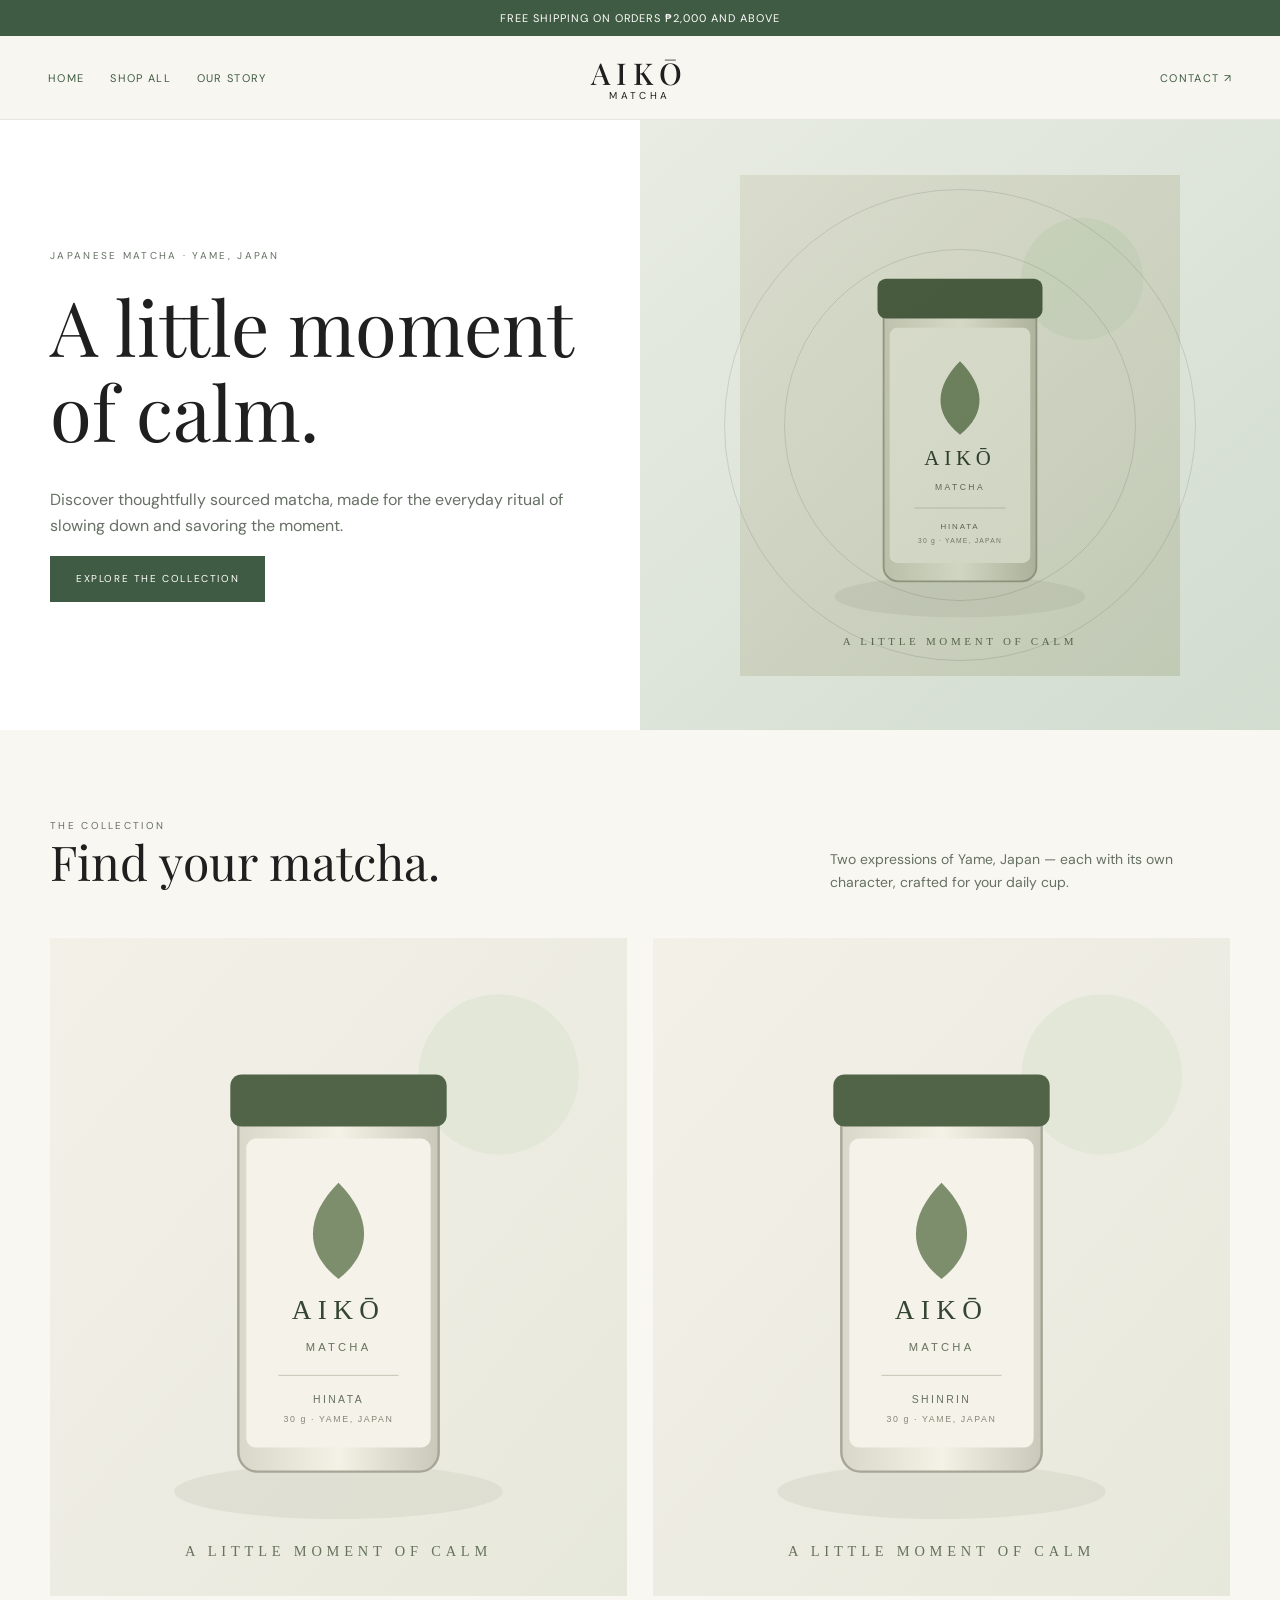
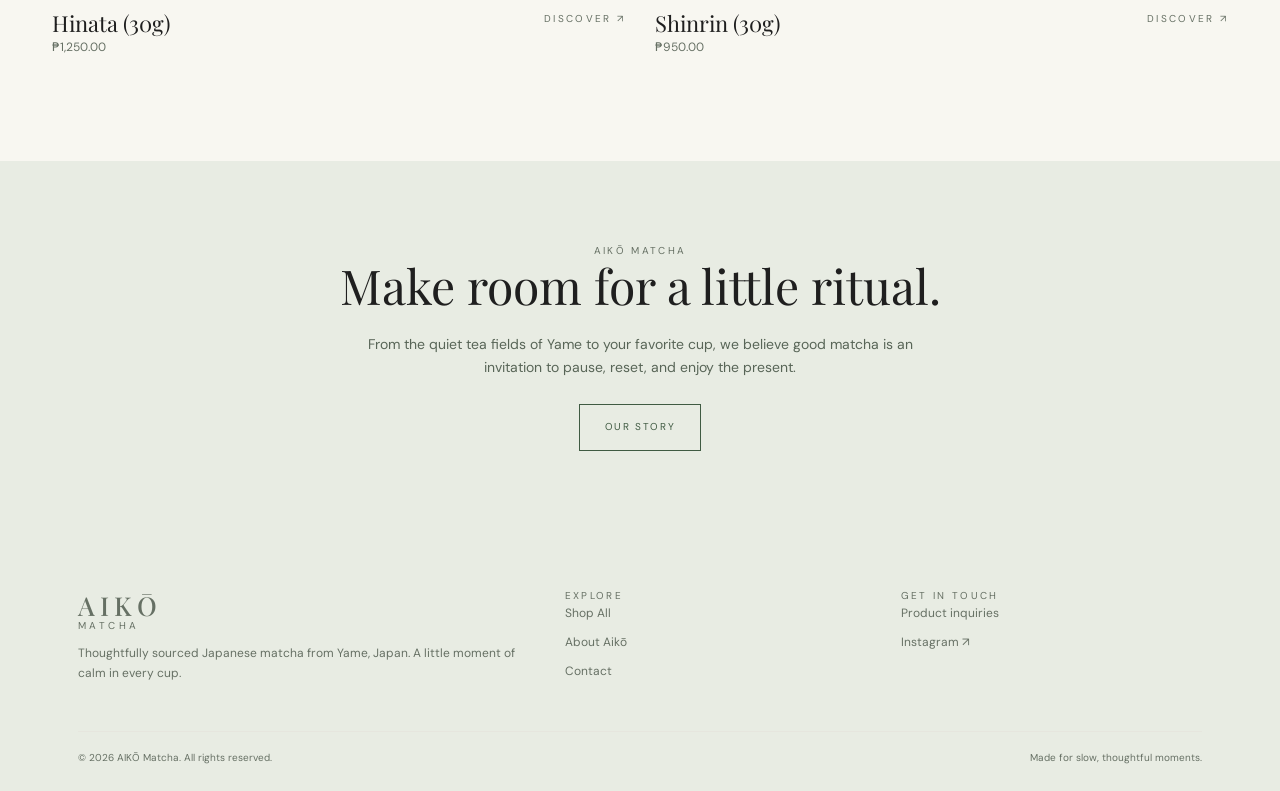
<file: preview.html>
<!doctype html><html lang="en"><head><meta charset="utf-8"><meta name="viewport" content="width=device-width,initial-scale=1"><meta name="theme-color" content="#F8F7F1"><title>AIKŌ Matcha — Website Preview</title><style>@import url('https://fonts.googleapis.com/css2?family=DM+Sans:wght@400;500;600&family=Playfair+Display:wght@400;500;600&display=swap');
:root{--cream:#F8F7F1;--paper:#FFFFFF;--sage:#E8ECE3;--green:#405B43;--deep:#1f1f1f;--muted:#667064;--line:#E6E6DE;--white:#FFFFFF;--serif:'Playfair Display',Georgia,serif;--sans:'DM Sans',Arial,sans-serif}
*{box-sizing:border-box}html{scroll-behavior:smooth}body{margin:0;background:var(--cream);color:var(--deep);font-family:var(--sans);font-size:14px;line-height:1.65}a{color:inherit;text-decoration:none}button,input,textarea,select{font:inherit}.announcement{text-align:center;background:var(--green);color:#fff;padding:9px 16px;font-size:11px;letter-spacing:.09em}.site-header{background:rgba(247,246,240,.96);border-bottom:1px solid var(--line);position:sticky;top:0;z-index:20}.nav-wrap{max-width:1240px;margin:auto;padding:17px 28px;display:grid;grid-template-columns:1fr auto 1fr;align-items:center}.nav-links{display:flex;gap:26px;align-items:center}.nav-links a,.nav-right a{font-size:11px;letter-spacing:.12em;text-transform:uppercase;color:#405B43}.brand{font:500 30px var(--serif);letter-spacing:.22em;text-align:center}.brand small{display:block;font:10px var(--sans);letter-spacing:.34em;margin-top:-4px}.nav-right{text-align:right}.menu-toggle{display:none;background:none;border:0;color:var(--green);font-size:22px}.container{max-width:1180px;margin:auto;padding:0 28px}.eyebrow{font-size:10px;letter-spacing:.23em;text-transform:uppercase;color:var(--muted)}h1,h2,h3{font-family:var(--serif);font-weight:400;line-height:1.12}h1{font-size:clamp(42px,6vw,76px);margin:18px 0}h2{font-size:clamp(32px,4vw,48px);margin:0 0 20px}h3{font-size:25px}.lead{font-size:16px;color:#667064;max-width:530px}.button{display:inline-flex;align-items:center;justify-content:center;padding:14px 25px;background:var(--green);color:white;border:1px solid var(--green);font-size:10px;letter-spacing:.16em;text-transform:uppercase;transition:.2s}.button:hover{background:var(--deep)}.button.outline{background:transparent;color:var(--green)}.button.outline:hover{background:var(--green);color:white}.hero{display:grid;grid-template-columns:1fr 1fr;min-height:610px;background:var(--paper)}.hero-copy{padding:90px max(40px,calc((100vw - 1180px)/2));padding-right:7%;display:flex;flex-direction:column;justify-content:center;align-items:flex-start}.hero-art{min-height:500px;background:linear-gradient(140deg,#E8ECE3,#D2DCCF);display:flex;align-items:center;justify-content:center;position:relative;overflow:hidden}.hero-art:before,.hero-art:after{content:'';position:absolute;border:1px solid rgba(31,31,31,.12);border-radius:50%;width:470px;height:470px}.hero-art:after{width:350px;height:350px}.hero-art img{width:min(74%,440px);position:relative;z-index:1;mix-blend-mode:multiply}.section{padding:88px 0}.section-head{display:flex;justify-content:space-between;align-items:end;margin-bottom:30px}.section-head p{max-width:400px;color:var(--muted)}.product-grid{display:grid;grid-template-columns:repeat(2,minmax(0,1fr));gap:26px}.product-card .product-image{display:block;background:var(--paper);overflow:hidden}.product-card img{display:block;width:100%;transition:transform .5s}.product-card a:hover img{transform:scale(1.025)}.product-meta{display:flex;justify-content:space-between;gap:10px;padding:15px 2px}.product-meta h3{font-size:22px;margin:0 0 3px}.price{font-size:12px;color:var(--muted)}.story-band{background:var(--sage);padding:82px 24px;text-align:center}.story-band p{max-width:600px;margin:0 auto 25px;color:#586557}.split{display:grid;grid-template-columns:1fr 1fr;gap:70px;align-items:center}.split img{width:100%;display:block;background:var(--paper)}.text-block p{color:#667064}.page-intro{text-align:center;padding:75px 20px 48px}.page-intro p{max-width:580px;margin:auto;color:var(--muted)}.product-detail{display:grid;grid-template-columns:1.05fr .95fr;gap:70px;padding:50px 0 90px;align-items:start}.product-detail .product-visual{background:var(--paper)}.product-detail img{width:100%;display:block}.product-info{position:sticky;top:120px;padding-top:30px}.product-info h1{font-size:54px}.product-info .price{font-size:16px;color:var(--deep)}.product-info p{color:#667064}.product-info .button{margin-top:20px}.note{font-size:11px;color:var(--muted);margin-top:14px}.contact-layout{display:grid;grid-template-columns:.8fr 1.2fr;gap:70px;padding:25px 0 90px}.form{display:grid;gap:14px}.form label{font-size:10px;letter-spacing:.12em;text-transform:uppercase}.form input,.form textarea,.form select{width:100%;padding:14px;background:#FFFFFF;border:1px solid var(--line);outline:none;color:var(--deep)}.form textarea{min-height:130px;resize:vertical}.form input:focus,.form textarea:focus,.form select:focus{border-color:var(--green)}.footer{background:#E8ECE3;padding:55px 0 25px}.footer-grid{display:grid;grid-template-columns:1.5fr 1fr 1fr;gap:35px}.footer .brand{text-align:left;font-size:26px}.footer p,.footer a{font-size:12px;color:#667064}.footer-links{display:grid;gap:9px}.copyright{border-top:1px solid var(--line);margin-top:35px;padding-top:18px;display:flex;justify-content:space-between;font-size:10px;color:var(--muted)}.mobile-nav{display:none}.tag{display:inline-block;border:1px solid var(--line);padding:6px 10px;font-size:9px;letter-spacing:.14em;text-transform:uppercase;color:var(--muted)}
@media(max-width:760px){.nav-wrap{grid-template-columns:40px 1fr 40px;padding:13px 18px}.nav-links,.nav-right{display:none}.menu-toggle{display:block}.brand{font-size:26px}.mobile-nav.open{display:grid;gap:16px;padding:18px 22px 24px;border-top:1px solid var(--line);background:var(--cream)}.mobile-nav a{font-size:11px;letter-spacing:.14em;text-transform:uppercase}.hero{grid-template-columns:1fr}.hero-copy{padding:65px 28px}.hero-art{min-height:370px}.section{padding:60px 0}.container{padding:0 20px}.section-head{display:block}.product-grid{gap:14px}.product-meta{display:block}.product-meta h3{font-size:18px}.split,.product-detail,.contact-layout{grid-template-columns:1fr;gap:30px}.product-detail{padding-top:25px}.product-info{position:static;padding-top:0}.product-info h1{font-size:44px}.footer-grid{grid-template-columns:1fr 1fr}.footer-grid>div:first-child{grid-column:1/-1}.copyright{display:block;line-height:2}.page-intro{padding:55px 18px 35px}}
.page-view{display:none}.page-view.active{display:block}</style></head><body><div class="announcement">FREE SHIPPING ON ORDERS ₱2,000 AND ABOVE</div><header class="site-header"><div class="nav-wrap"><button class="menu-toggle" aria-label="Open menu" onclick="toggleMenu()">☰</button><nav class="nav-links"><a href="#home">Home</a><a href="#shop">Shop All</a><a href="#about">Our Story</a></nav><a class="brand" href="#home">AIKŌ<small>MATCHA</small></a><div class="nav-right"><a href="#contact">Contact ↗</a></div></div><nav class="mobile-nav"><a href="#home">Home</a><a href="#shop">Shop All</a><a href="#about">About Aikō</a><a href="#contact">Contact</a></nav></header><div id="app"><div class="page-view" id="view-home"><main><section class="hero"><div class="hero-copy"><div class="eyebrow">Japanese matcha · Yame, Japan</div><h1>A little moment<br>of calm.</h1><p class="lead">Discover thoughtfully sourced matcha, made for the everyday ritual of slowing down and savoring the moment.</p><a class="button" href="#shop">Explore the collection</a></div><div class="hero-art"><img src="[data-uri]" alt="AIKŌ Hinata matcha tin illustration"></div></section><section class="section container"><div class="section-head"><div><div class="eyebrow">The collection</div><h2>Find your matcha.</h2></div><p>Two expressions of Yame, Japan — each with its own character, crafted for your daily cup.</p></div><div class="product-grid"><article class="product-card"><a class="product-image" href="#hinata"><img src="[data-uri]" alt="Hinata 30g matcha"></a><div class="product-meta"><div><h3>Hinata (30g)</h3><div class="price">₱1,250.00</div></div><a class="eyebrow" href="#hinata">Discover ↗</a></div></article><article class="product-card"><a class="product-image" href="#shinrin"><img src="[data-uri]" alt="Shinrin 30g matcha"></a><div class="product-meta"><div><h3>Shinrin (30g)</h3><div class="price">₱950.00</div></div><a class="eyebrow" href="#shinrin">Discover ↗</a></div></article></div></section><section class="story-band"><div class="eyebrow">Aikō Matcha</div><h2>Make room for a little ritual.</h2><p>From the quiet tea fields of Yame to your favorite cup, we believe good matcha is an invitation to pause, reset, and enjoy the present.</p><a class="button outline" href="#about">Our story</a></section></main></div><div class="page-view" id="view-shop"><main><section class="page-intro"><div class="eyebrow">Shop AIKŌ</div><h1>The collection</h1><p>Explore our current selection of Japanese matcha from Yame, Japan. Choose the expression that feels right for your daily ritual.</p></section><section class="container section" style="padding-top:15px"><div class="product-grid"><article class="product-card"><a class="product-image" href="#hinata"><img src="[data-uri]" alt="Hinata matcha"></a><div class="product-meta"><div><h3>Hinata (30g)</h3><div class="price">₱1,250.00</div></div><a class="eyebrow" href="#hinata">View details ↗</a></div></article><article class="product-card"><a class="product-image" href="#shinrin"><img src="[data-uri]" alt="Shinrin matcha"></a><div class="product-meta"><div><h3>Shinrin (30g)</h3><div class="price">₱950.00</div></div><a class="eyebrow" href="#shinrin">View details ↗</a></div></article></div><p class="note">Prices shown in Philippine pesos. For availability and orders, please send us an inquiry.</p></section></main></div><div class="page-view" id="view-about"><main><section class="page-intro"><div class="eyebrow">A little about us</div><h1>Rooted in ritual.</h1><p>AIKŌ is about finding beauty in the everyday — one thoughtful cup of matcha at a time.</p></section><section class="container section"><div class="split"><img src="[data-uri]" alt="AIKŌ matcha collection illustration"><div class="text-block"><div class="eyebrow">Our matcha</div><h2>From Yame, Japan<br>to your cup.</h2><p>Our matcha comes from Yame, Fukuoka, a region known for its tea-growing tradition. We bring together distinct expressions of Japanese green tea so you can discover the character that suits your own ritual.</p><p>Whether you reach for the gentle brightness of Hinata or the grounded depth of Shinrin, we hope each cup gives you a moment to slow down and enjoy.</p><a class="button" href="#shop">Discover our matcha</a></div></div></section><section class="story-band"><div class="eyebrow">Our philosophy</div><h2>Slow down. Whisk well. Savor more.</h2><p>Simple ingredients, thoughtful sourcing, and a daily ritual worth looking forward to.</p></section></main></div><div class="page-view" id="view-contact"><main><section class="page-intro"><div class="eyebrow">We'd love to hear from you</div><h1>Let's talk matcha.</h1><p>Questions about our matcha, product availability, or an order? Send us an inquiry and we'll be happy to help.</p></section><section class="container contact-layout"><div class="text-block"><div class="eyebrow">Get in touch</div><h2>Here to help<br>with your next cup.</h2><p>Use the inquiry form and your email app will open with your message ready to send. You can also reach out through our Instagram page.</p><a class="button outline" href="https://www.instagram.com/" target="_blank" rel="noopener">Message us on Instagram ↗</a><p class="note">Before publishing, add your customer-service email and Instagram profile link in <code>assets/script.js</code>.</p></div><form class="form" data-inquiry-form><div><label for="name">Your name</label><input id="name" name="name" required placeholder="Name"></div><div><label for="email">Email address</label><input id="email" name="email" type="email" required placeholder="you@example.com"></div><div><label for="product">What are you interested in?</label><select id="product" name="product"><option value="General inquiry">General inquiry</option><option>Hinata (30g)</option><option>Shinrin (30g)</option><option>Both products</option></select></div><div><label for="quantity">Quantity (optional)</label><input id="quantity" name="quantity" placeholder="e.g. 1"></div><div><label for="message">Your message</label><textarea id="message" name="message" placeholder="Tell us how we can help..."></textarea></div><button class="button" type="submit">Send inquiry</button><p class="note">This form prepares an email on your device; it does not store or transmit form data on the website.</p></form></section></main></div><div class="page-view" id="view-hinata"><main class="container"><div class="product-detail"><div class="product-visual"><img src="[data-uri]" alt="Hinata 30g matcha"></div><div class="product-info"><div class="eyebrow">AIKŌ · Japanese matcha · 30g</div><h1>Hinata</h1><div class="price">₱1,250.00</div><p>A refined expression of Saemidori from Yame, Japan — rich and smooth, with a naturally sweet character and deep, satisfying umami.</p><p><em>Rich yet gentle.</em></p><span class="tag">Sourced from Yame, Japan</span><p>For product availability and ordering, send us an inquiry. We'll be happy to assist you.</p><a class="button" href="#contact">Inquire about Hinata</a><p class="note">Orders are handled by inquiry. No online checkout or payment is collected on this website.</p><p><a class="eyebrow" href="#shop">← Back to Shop All</a></p></div></div></main></div><div class="page-view" id="view-shinrin"><main class="container"><div class="product-detail"><div class="product-visual"><img src="[data-uri]" alt="Shinrin 30g matcha"></div><div class="product-info"><div class="eyebrow">AIKŌ · Japanese matcha · 30g</div><h1>Shinrin</h1><div class="price">₱950.00</div><p>A rich expression of Okumidori from Yame, Japan. Deep umami meets creamy sweetness, with subtle notes of edamame, cacao, and toasted nuts.</p><p><em>Smooth, grounded, and quietly complex.</em></p><span class="tag">Sourced from Yame, Japan</span><p>For product availability and ordering, send us an inquiry. We'll be happy to assist you.</p><a class="button" href="#contact">Inquire about Shinrin</a><p class="note">Orders are handled by inquiry. No online checkout or payment is collected on this website.</p><p><a class="eyebrow" href="#shop">← Back to Shop All</a></p></div></div></main></div></div><footer class="footer"><div class="container"><div class="footer-grid"><div><a class="brand" href="#home">AIKŌ<small>MATCHA</small></a><p>Thoughtfully sourced Japanese matcha from Yame, Japan. A little moment of calm in every cup.</p></div><div><div class="eyebrow">Explore</div><div class="footer-links"><a href="#shop">Shop All</a><a href="#about">About Aikō</a><a href="#contact">Contact</a></div></div><div><div class="eyebrow">Get in touch</div><div class="footer-links"><a href="#contact">Product inquiries</a><a href="https://www.instagram.com/" target="_blank" rel="noopener">Instagram ↗</a></div></div></div><div class="copyright"><span>© <span data-year></span> AIKŌ Matcha. All rights reserved.</span><span>Made for slow, thoughtful moments.</span></div></div></footer><script>const CONTACT_EMAIL = "YOUR_EMAIL_HERE"; // Replace with your customer-service email, or keep Instagram DM as your contact method.
const INSTAGRAM_URL = "https://www.instagram.com/"; // Replace with your official AIKŌ Instagram profile URL.
function toggleMenu(){document.querySelector('.mobile-nav')?.classList.toggle('open')}
document.querySelectorAll('[data-inquiry-form]').forEach(form=>form.addEventListener('submit',e=>{e.preventDefault();const data=new FormData(form);const subject=encodeURIComponent('AIKŌ Matcha inquiry — '+(data.get('product')||'General'));const body=encodeURIComponent(`Name: ${data.get('name')}\nEmail: ${data.get('email')}\nProduct: ${data.get('product')||'General'}\nQuantity: ${data.get('quantity')||'Not specified'}\nMessage: ${data.get('message')||''}`);if(CONTACT_EMAIL==='YOUR_EMAIL_HERE'){alert('Please add your contact email in assets/script.js before using the inquiry form. You can also contact us through Instagram.');window.open(INSTAGRAM_URL,'_blank','noopener');return;}window.location.href=`mailto:${CONTACT_EMAIL}?subject=${subject}&body=${body}`;}));
document.querySelectorAll('[data-year]').forEach(el=>el.textContent=new Date().getFullYear());
function showRoute(){const key=(location.hash||'#home').slice(1);const allowed=['home','shop','about','contact','hinata','shinrin'];const route=allowed.includes(key)?key:'home';document.querySelectorAll('.page-view').forEach(el=>el.classList.toggle('active',el.id==='view-'+route));window.scrollTo(0,0);document.querySelector('.mobile-nav')?.classList.remove('open');}window.addEventListener('hashchange',showRoute);showRoute();</script></body></html>
</file>
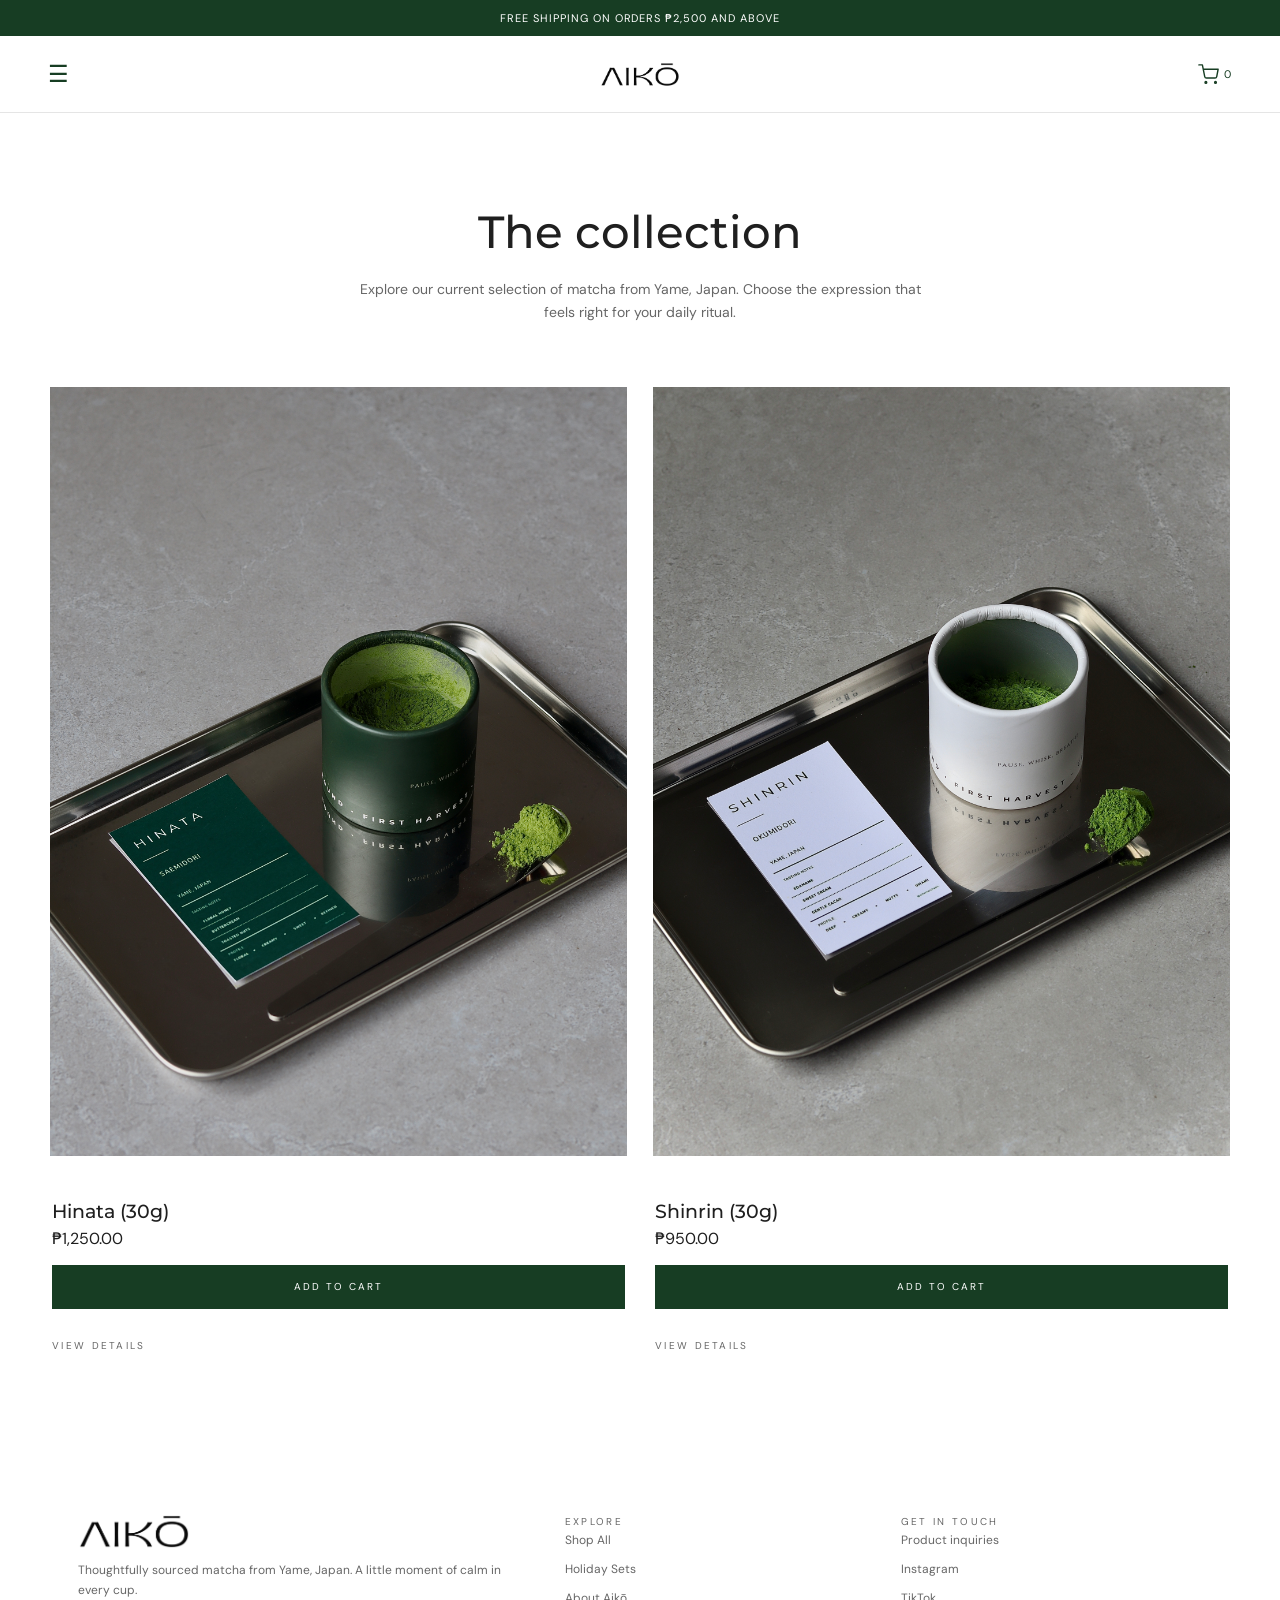
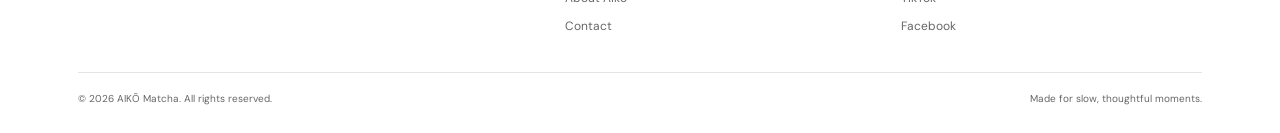
<file: shop.html>
<!DOCTYPE html>
<html lang="en">
<head>
  <meta charset="UTF-8">
  <meta name="viewport" content="width=device-width, initial-scale=1">
  <meta name="theme-color" content="#f7f6f0">
  <title>Shop All | AIKŌ Matcha</title>
  <meta name="description" content="Discover thoughtfully sourced Japanese matcha from Yame, Japan at AIKŌ Matcha.">
  <link rel="stylesheet" href="assets/styles.css">

  <style>
    .add-cart-btn {
      display: block;
      width: 100%;
      margin-top: 12px;
      padding: 13px 10px;
      background: #173D23;
      color: #fff;
      border: 1px solid #173D23;
      font-size: 10px;
      letter-spacing: 2px;
      cursor: pointer;
      transition: all 0.3s ease;
    }

    .add-cart-btn:hover {
      background: #fff;
      color: #173D23;
    }

    .cart-message {
      font-size: 12px;
      color: #173D23;
      margin-top: 8px;
      min-height: 16px;
    }

    .product-meta {
      display: block;
    }

    .product-info {
      display: flex;
      justify-content: space-between;
      align-items: flex-start;
    }
  .cart-section {
  margin: 50px auto;
  padding: 30px;
  max-width: 700px;
  background: #fff;
  border: 1px solid #e5e5df;
}

.cart-section h2 {
  font-size: 22px;
  margin-bottom: 20px;
}

.cart-item {
  display: flex;
  justify-content: space-between;
  padding: 12px 0;
  border-bottom: 1px solid #e5e5df;
  font-size: 13px;
}

.cart-total {
  display: flex;
  justify-content: space-between;
  margin-top: 20px;
  font-weight: 600;
}

.checkout-btn {
  display: block;
  width: 100%;
  margin-top: 22px;
  padding: 15px;
  background: #173D23;
  color: white;
  text-align: center;
  text-decoration: none;
  font-size: 11px;
  letter-spacing: 2px;
}

.checkout-btn:hover {
  background: #285333;
}

.empty-cart {
  font-size: 13px;
  color: #777;
}

</style>
</head>

<body>

  <div class="announcement">
    FREE SHIPPING ON ORDERS ₱2,500 AND ABOVE
  </div>

  <header class="site-header">

  <div class="nav-wrap">

    <button class="menu-toggle"
      aria-label="Open menu"
      onclick="toggleMenu()">
      ☰
    </button>

    <a class="brand" href="index.html">
      <img src="assets/aiko-logo.png"
        alt="AIKŌ Matcha"
        style="height:45px; width:auto; display:block;">
    </a>

   <a class="cart-link" href="cart.html" aria-label="Shopping cart">
  <svg
    xmlns="http://www.w3.org/2000/svg"
    width="21"
    height="21"
    viewBox="0 0 24 24"
    fill="none"
    stroke="currentColor"
    stroke-width="1.6"
    stroke-linecap="round"
    stroke-linejoin="round"
    aria-hidden="true"
  >
    <circle cx="9" cy="21" r="1"/>
    <circle cx="20" cy="21" r="1"/>
    <path d="M1 1h4l2.68 13.39a2 2 0 0 0 2 1.61h9.72a2 2 0 0 0 2-1.61L23 6H6"/>
  </svg>
  <span id="cart-count">0</span>
</a>
  </div>

  <nav class="mobile-nav">
    <a href="index.html">Home</a>
    <a href="shop.html">Shop All</a>
      <a href="holiday-sets.html">Holiday Sets</a>
    <a href="about.html">Our Story</a>
    <a href="contact.html">Contact</a>
  </nav>

</header>

  <main>

    <section class="page-intro">
      <h1>The collection</h1>
      <p>
        Explore our current selection of matcha from Yame, Japan.
        Choose the expression that feels right for your daily ritual.
      </p>
    </section>

    <section class="container section" style="padding-top:15px;">
      <div class="product-grid">

        <!-- HINATA -->
        <article class="product-card">

          <a class="product-image" href="products/hinata.html">
            <img src="assets/Hinata.JPG" alt="Hinata matcha">
          </a>

          <div class="product-meta">

            <div class="product-info">
              <div>
                <h3>Hinata (30g)</h3>
                <div class="price">₱1,250.00</div>
              </div>
            </div>

            <button class="add-cart-btn"
              onclick="addToCart('Hinata (30g)', 1250)">
              ADD TO CART
            </button>

            <div id="hinata-message" class="cart-message"></div>

            <a class="eyebrow" href="products/hinata.html">
              View details
            </a>

          </div>
        </article>

        <!-- SHINRIN -->
        <article class="product-card">

          <a class="product-image" href="products/shinrin.html">
            <img src="assets/Shinrin.JPG" alt="Shinrin matcha">
          </a>

          <div class="product-meta">

            <div class="product-info">
              <div>
                <h3>Shinrin (30g)</h3>
                <div class="price">₱950.00</div>
              </div>
            </div>

            <button class="add-cart-btn"
              onclick="addToCart('Shinrin (30g)', 950)">
              ADD TO CART
            </button>

            <div id="shinrin-message" class="cart-message"></div>

            <a class="eyebrow" href="products/shinrin.html">
              View details
            </a>

          </div>
        </article>

     </div>

  </main>

  <!-- FOOTER -->
  <footer class="footer">
    <div class="container">

      <div class="footer-grid">

        <div>
          <a class="brand" href="index.html">
            <img src="assets/aiko-logo.png"
                 alt="Aikō Matcha"
                 style="height:35px; width:auto; display:block;">
          </a>

          <p>
            Thoughtfully sourced matcha from Yame, Japan.
            A little moment of calm in every cup.
          </p>
        </div>

        <div>
          <div class="eyebrow">Explore</div>
          <div class="footer-links">
            <a href="shop.html">Shop All</a>
      <a href="holiday-sets.html">Holiday Sets</a>
            <a href="about.html">About Aikō</a>
            <a href="contact.html">Contact</a>
          </div>
        </div>

        <div>
          <div class="eyebrow">Get in touch</div>
         <div class="footer-links">
  <a href="contact.html">Product inquiries</a>

  <a href="https://www.instagram.com/" target="_blank" rel="noopener">
    Instagram
  </a>

  <a href="https://www.tiktok.com/@aikomatchaph?_r=1&_t=ZS-9BJpIWGnuqa" target="_blank" rel="noopener">
    TikTok
  </a>

  <a href="https://www.facebook.com/share/1FNJAM6pXR/?mibextid=wwXIfr" target="_blank" rel="noopener">
    Facebook
  </a>
</div>
        </div>

      </div>

      <div class="copyright">
        <span>© <span data-year></span> AIKŌ Matcha. All rights reserved.</span>
        <span>Made for slow, thoughtful moments.</span>
      </div>

    </div>
  </footer>

  <script>
  function getCart() {
    return JSON.parse(localStorage.getItem('aikoCart') || '[]');
  }

  function addToCart(name, price) {
    let cart = getCart();

    const existing = cart.find(item => item.name === name);

    if (existing) {
      existing.quantity += 1;
    } else {
      cart.push({
        name: name,
        price: price,
        quantity: 1
      });
    }

    localStorage.setItem('aikoCart', JSON.stringify(cart));

    const messageId = name.startsWith('Hinata')
      ? 'hinata-message'
      : 'shinrin-message';

    document.getElementById(messageId).textContent =
      'Added to cart ✓';

    renderCart();
  }

  function renderCart() {
    const cart = getCart();
    const itemsContainer = document.getElementById('cart-items');
    const totalElement = document.getElementById('cart-total');
    const checkoutButton = document.getElementById('checkout-btn');

    let total = 0;

    if (cart.length === 0) {
      itemsContainer.innerHTML =
        '<p class="empty-cart">Your cart is currently empty.</p>';

      checkoutButton.style.display = 'none';
    } else {
      itemsContainer.innerHTML = cart.map(item => {
        const subtotal = item.price * item.quantity;
        total += subtotal;

        return `
          <div class="cart-item">
            <span>${item.name} × ${item.quantity}</span>
            <span>₱${subtotal.toLocaleString('en-PH', {
              minimumFractionDigits: 2
            })}</span>
          </div>
        `;
      }).join('');

      checkoutButton.style.display = 'block';
    }

    totalElement.textContent = '₱' + total.toLocaleString('en-PH', {
      minimumFractionDigits: 2
    });
  }

  document.addEventListener('DOMContentLoaded', renderCart);
</script>

  <script src="assets/script.js"></script>

</body>
</html>
</file>
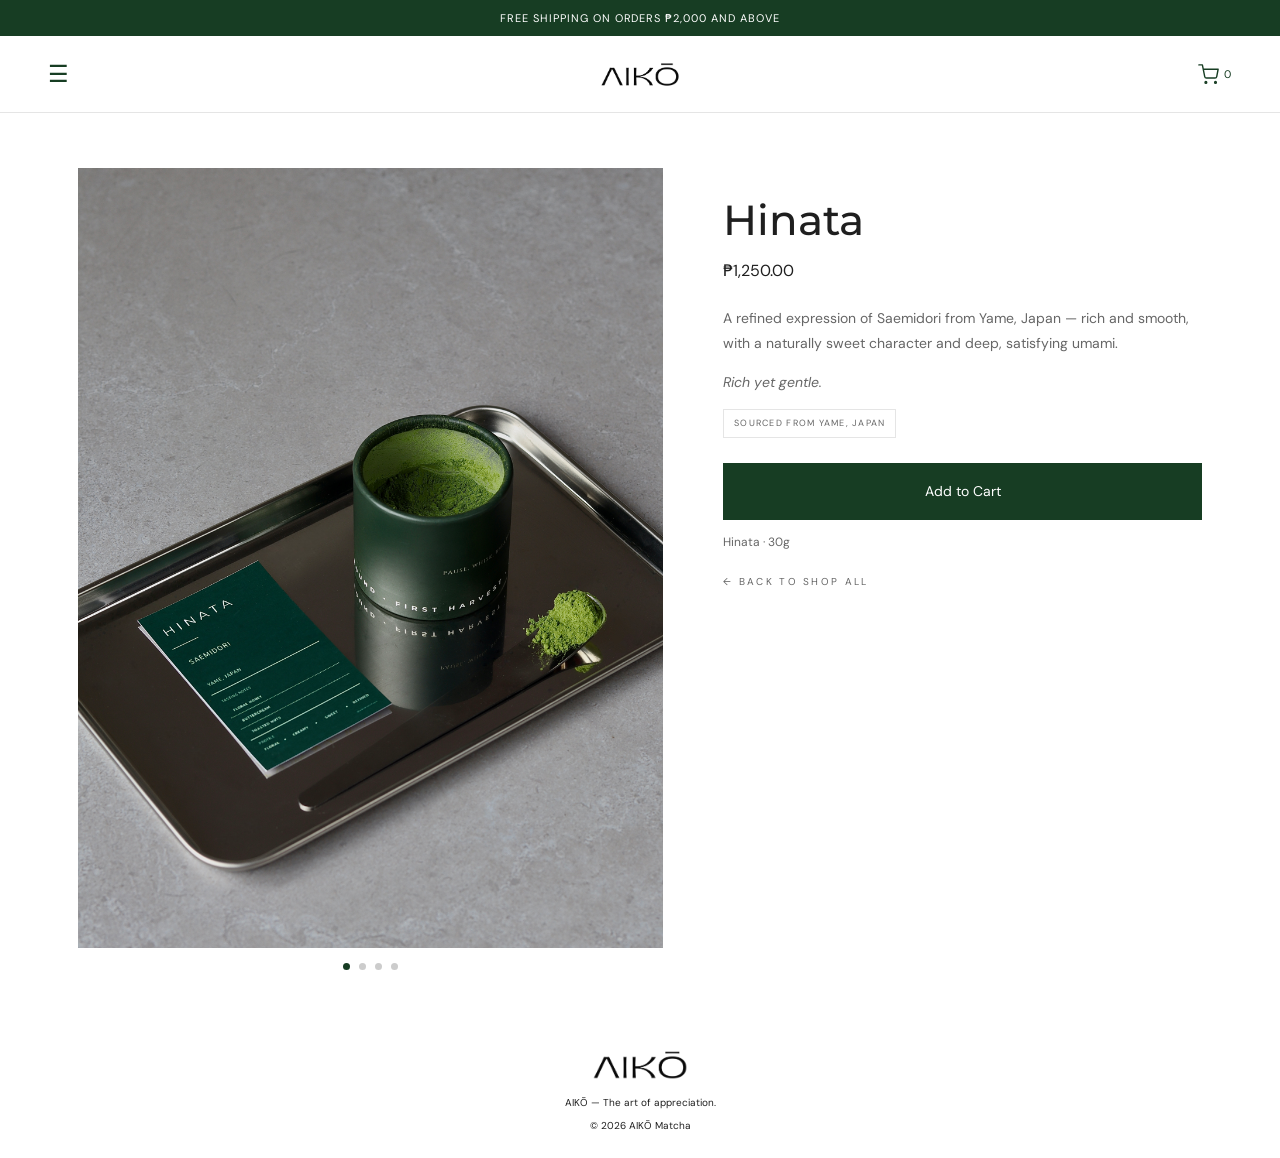
<file: products/hinata.html>
<!doctype html>
<html lang="en">
<head>
  <meta charset="utf-8">
  <meta name="viewport" content="width=device-width,initial-scale=1">
  <meta name="theme-color" content="#f7f6f0">

  <title>Hinata | AIKŌ Matcha</title>

  <meta name="description" content="Discover Hinata, a refined Saemidori Japanese matcha from Yame, Japan at AIKŌ Matcha.">

  <link rel="stylesheet" href="../assets/styles.css">

  <style>
    .product-detail {
      display: grid;
      grid-template-columns: 1.1fr 0.9fr;
      gap: 60px;
      align-items: start;
      padding: 55px 0;
    }

    .product-gallery {
  width: 100%;
  overflow: hidden;
}

.product-carousel {
  display: flex;
  overflow-x: auto;
  scroll-snap-type: x mandatory;
  scrollbar-width: none;
  -webkit-overflow-scrolling: touch;
}

.product-carousel::-webkit-scrollbar {
  display: none;
}

.product-carousel img {
  flex: 0 0 100%;
  width: 100%;
  height: auto;
  aspect-ratio: auto;
  object-fit: contain;
  scroll-snap-align: start;
  background: #f7f6f0;
  display: block;
}

.carousel-dots {
  display: flex;
  justify-content: center;
  gap: 9px;
  margin-top: 15px;
}

.carousel-dots button {
  width: 7px;
  height: 7px;
  padding: 0;
  border: none;
  border-radius: 50%;
  background: #ccc;
  cursor: pointer;
}

.carousel-dots button.active {
  background: #173D23;
}

    .product-info {
      padding-top: 15px;
    }

    .product-info h1 {
      margin: 12px 0;
    }

    .product-info .price {
      margin-bottom: 22px;
    }

    .product-info p {
      line-height: 1.8;
    }

    .product-add-button {
      display: block;
      width: 100%;
      margin-top: 25px;
      padding: 16px 20px;
      border: 1px solid #173D23;
      background: #173D23;
      color: #fff;
      font: inherit;
      text-align: center;
      cursor: pointer;
      transition: opacity 0.2s ease;
    }

    .product-add-button:hover {
      opacity: 0.85;
    }

    .product-note {
      font-size: 12px;
      color: #777;
      margin-top: 12px;
    }

    @media (max-width: 700px) {
      .product-detail {
        grid-template-columns: 1fr;
        gap: 30px;
        padding: 30px 0;
      }

      .product-info {
        padding-top: 0;
      }
    }
 /* Minimal centered footer */
.site-footer {
  padding: 25px 15px;
  text-align: center;
}

.site-footer .footer-inner {
  display: flex;
  flex-direction: column;
  align-items: center;
  justify-content: center;
  gap: 8px;
  text-align: center;
}

.site-footer .footer-brand img {
  height: 30px !important;
  width: auto;
}

.site-footer p {
  margin: 0;
  font-size: 10px;
  line-height: 1.5;
} </style>
</head>

<body>

  <div class="announcement">
    FREE SHIPPING ON ORDERS ₱2,000 AND ABOVE
  </div>

  <!-- HEADER -->
  <header class="site-header">
    <div class="nav-wrap">

      <button
        class="menu-toggle"
        type="button"
        aria-label="Open menu"
        aria-expanded="false"
      >
        ☰
      </button>

      <a class="brand" href="../index.html">
        <img
          src="../assets/aiko-logo.png"
          alt="Aikō Matcha"
          style="height:45px;width:auto;display:block;"
        >
      </a>

      <a class="cart-link" href="../cart.html" aria-label="Shopping cart">
        <svg xmlns="http://www.w3.org/2000/svg"
          width="21" height="21" viewBox="0 0 24 24"
          fill="none" stroke="currentColor" stroke-width="1.6"
          stroke-linecap="round" stroke-linejoin="round"
          aria-hidden="true">
          <circle cx="9" cy="21" r="1"/>
          <circle cx="20" cy="21" r="1"/>
          <path d="M1 1h4l2.68 13.39a2 2 0 0 0 2 1.61h9.72a2 2 0 0 0 2-1.61L23 6H6"/>
        </svg>
        <span id="cart-count">0</span>
      </a>

    </div>

    <nav class="mobile-nav">
      <a href="../index.html">Home</a>
      <a href="../shop.html">Shop All</a>
      <a href="../about.html">About Aikō</a>
      <a href="../contact.html">Contact</a>
    </nav>
  </header>

  <!-- PRODUCT DETAILS -->
  <main class="container">

    <div class="product-detail">

      <div class="product-gallery">
  <div class="product-carousel" id="hinataCarousel">
    <img src="../assets/Hinata.JPG" alt="Hinata Japanese matcha">
    <img src="../assets/IMG_6809.jpeg" alt="Hinata matcha product detail">
    <img src="../assets/IMG_6816.jpeg" alt="Hinata matcha presentation">
    <img src="../assets/IMG_6817.jpeg" alt="Hinata matcha">
  </div>

  <div class="carousel-dots" id="hinataDots">
    <button class="active" aria-label="Image 1"></button>
    <button aria-label="Image 2"></button>
    <button aria-label="Image 3"></button>
    <button aria-label="Image 4"></button>
  </div>
</div>

      <div class="product-info">

        <h1>Hinata</h1>

        <div class="price">₱1,250.00</div>

        <p>
          A refined expression of Saemidori from Yame, Japan —
          rich and smooth, with a naturally sweet character and
          deep, satisfying umami.
        </p>

        <p><em>Rich yet gentle.</em></p>

        <span class="tag">Sourced from Yame, Japan</span>

        <button
          class="product-add-button"
          type="button"
          onclick="addHinataToCart()"
        >
          Add to Cart
        </button>

        <p class="product-note">
          Hinata · 30g
        </p>

        <p>
          <a class="eyebrow" href="../shop.html">
            ← Back to Shop All
          </a>
        </p>

      </div>
    </div>

  </main>

  <!-- FOOTER -->
  <footer class="site-footer">
    <div class="footer-inner">

      <a href="../index.html" class="footer-brand">
        <img
          src="../assets/aiko-logo.png"
          alt="Aikō Matcha"
          style="height:42px;width:auto;"
        >
      </a>

      <p>AIKŌ — The art of appreciation.</p>

      <p>
        © <span data-year></span> AIKŌ Matcha
      </p>

    </div>
  </footer>

  <script>
    function addHinataToCart() {
      let cart = [];

      try {
        cart = JSON.parse(localStorage.getItem('aikoCart') || '[]');
      } catch (error) {
        cart = [];
      }

      const existingItem = cart.find(item => item.name === 'Hinata');

      if (existingItem) {
        existingItem.quantity = Number(existingItem.quantity || 0) + 1;
      } else {
        cart.push({
          name: 'Hinata',
          price: 1250,
          quantity: 1
        });
      }

      localStorage.setItem('aikoCart', JSON.stringify(cart));

      if (typeof updateCartCount === 'function') {
        updateCartCount();
      } else {
        const count = cart.reduce(
          (total, item) => total + Number(item.quantity || 0), 0
        );
        const cartCount = document.getElementById('cart-count');
        if (cartCount) cartCount.textContent = count;
      }

      alert('Hinata has been added to your cart!');
    }
  </script>

  <script src="../assets/script.js" defer></script>

<script>
  const carousel = document.getElementById('hinataCarousel');
  const dots = document.querySelectorAll('#hinataDots button');

  function updateDots() {
    const index = Math.round(
      carousel.scrollLeft / carousel.clientWidth
    );

    dots.forEach((dot, i) => {
      dot.classList.toggle('active', i === index);
    });
  }

  carousel.addEventListener('scroll', updateDots);

  dots.forEach((dot, index) => {
    dot.addEventListener('click', () => {
      carousel.scrollTo({
        left: index * carousel.clientWidth,
        behavior: 'smooth'
      });
    });
  });
</script></body>
</html>
</file>
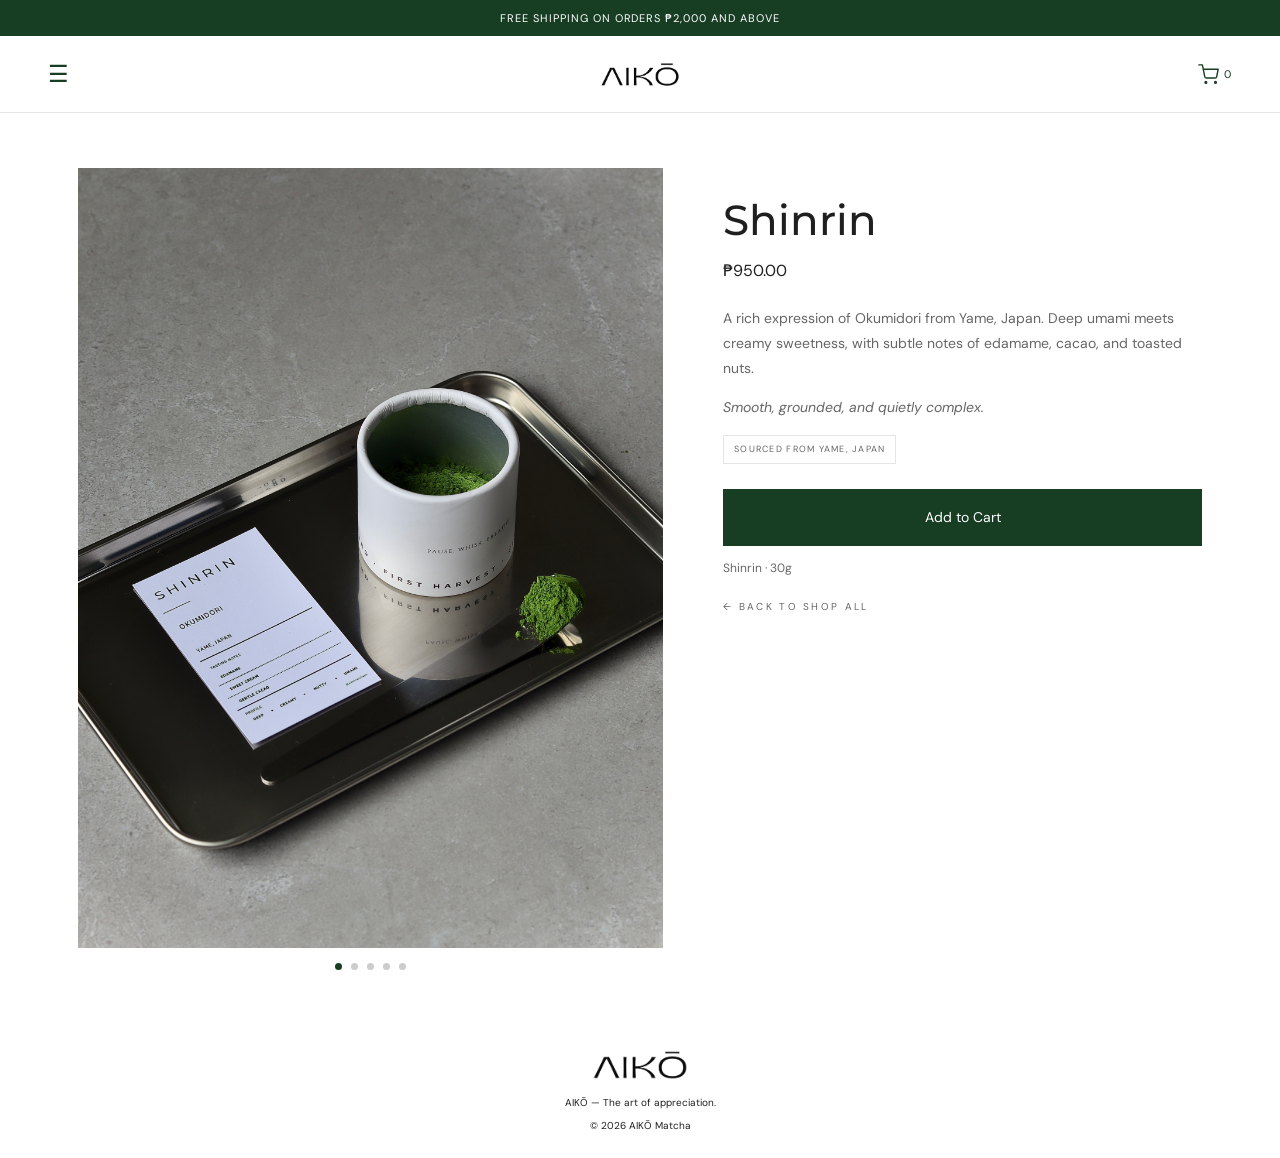
<file: products/shinrin.html>
<!doctype html>
<html lang="en">
<head>
  <meta charset="utf-8">
  <meta name="viewport" content="width=device-width,initial-scale=1">
  <meta name="theme-color" content="#f7f6f0">

  <title>Shinrin | AIKŌ Matcha</title>

  <meta name="description" content="Discover Shinrin, a refined Okumidori Japanese matcha from Yame, Japan at AIKŌ Matcha.">

  <link rel="stylesheet" href="../assets/styles.css">

  <style>
    .product-detail {
      display: grid;
      grid-template-columns: 1.1fr 0.9fr;
      gap: 60px;
      align-items: start;
      padding: 55px 0;
    }

    /* Swipeable product gallery */
    .product-gallery {
      width: 100%;
      overflow: hidden;
    }

    .product-carousel {
      display: flex;
      overflow-x: auto;
      scroll-snap-type: x mandatory;
      scrollbar-width: none;
      -webkit-overflow-scrolling: touch;
    }

    .product-carousel::-webkit-scrollbar {
      display: none;
    }

   .product-carousel img {
  flex: 0 0 100%;
  width: 100%;
  height: auto;
  aspect-ratio: auto;
  object-fit: contain;
  scroll-snap-align: start;
  background: #f7f6f0;
  display: block;
}
    .carousel-dots {
      display: flex;
      justify-content: center;
      gap: 9px;
      margin-top: 15px;
    }

    .carousel-dots button {
      width: 7px;
      height: 7px;
      padding: 0;
      border: none;
      border-radius: 50%;
      background: #ccc;
      cursor: pointer;
    }

    .carousel-dots button.active {
      background: #173D23;
    }

    /* Product information */
    .product-info {
      padding-top: 15px;
    }

    .product-info h1 {
      margin: 12px 0;
    }

    .product-info .price {
      margin-bottom: 22px;
    }

    .product-info p {
      line-height: 1.8;
    }

    .product-add-button {
      display: block;
      width: 100%;
      margin-top: 25px;
      padding: 16px 20px;
      border: 1px solid #173D23;
      background: #173D23;
      color: #fff;
      font: inherit;
      text-align: center;
      cursor: pointer;
      transition: opacity 0.2s ease;
    }

    .product-add-button:hover {
      opacity: 0.85;
    }

    .product-note {
      font-size: 12px;
      color: #777;
      margin-top: 12px;
    }

    /* Centered minimal footer */
    .site-footer {
      padding: 25px 15px;
      text-align: center;
    }

    .site-footer .footer-inner {
      display: flex;
      flex-direction: column;
      align-items: center;
      justify-content: center;
      gap: 8px;
      text-align: center;
    }

    .site-footer .footer-brand img {
      height: 30px !important;
      width: auto;
    }

    .site-footer p {
      margin: 0;
      font-size: 10px;
      line-height: 1.5;
    }

    @media (max-width: 700px) {
      .product-detail {
        grid-template-columns: 1fr;
        gap: 30px;
        padding: 30px 0;
      }

      .product-info {
        padding-top: 0;
      }
    }
  </style>
</head>

<body>

  <div class="announcement">
    FREE SHIPPING ON ORDERS ₱2,000 AND ABOVE
  </div>

  <!-- HEADER -->
  <header class="site-header">
    <div class="nav-wrap">

      <button
        class="menu-toggle"
        type="button"
        aria-label="Open menu"
        aria-expanded="false"
      >
        ☰
      </button>

      <a class="brand" href="../index.html">
        <img
          src="../assets/aiko-logo.png"
          alt="Aikō Matcha"
          style="height:45px;width:auto;display:block;"
        >
      </a>

      <a class="cart-link" href="../cart.html" aria-label="Shopping cart">
        <svg xmlns="http://www.w3.org/2000/svg"
          width="21" height="21" viewBox="0 0 24 24"
          fill="none" stroke="currentColor" stroke-width="1.6"
          stroke-linecap="round" stroke-linejoin="round"
          aria-hidden="true">
          <circle cx="9" cy="21" r="1"/>
          <circle cx="20" cy="21" r="1"/>
          <path d="M1 1h4l2.68 13.39a2 2 0 0 0 2 1.61h9.72a2 2 0 0 0 2-1.61L23 6H6"/>
        </svg>
        <span id="cart-count">0</span>
      </a>

    </div>

    <nav class="mobile-nav">
      <a href="../index.html">Home</a>
      <a href="../shop.html">Shop All</a>
      <a href="../about.html">About Aikō</a>
      <a href="../contact.html">Contact</a>
    </nav>
  </header>

  <!-- PRODUCT DETAILS -->
  <main class="container">

    <div class="product-detail">

      <div class="product-gallery">

        <div class="product-carousel" id="shinrinCarousel">
          <img src="../assets/Shinrin.JPG" alt="Shinrin Japanese matcha">
          <img src="../assets/IMG_6846.jpeg" alt="Shinrin matcha product detail">
          <img src="../assets/IMG_6858.jpeg" alt="Shinrin matcha presentation">
          <img src="../assets/IMG_6860.jpeg" alt="Shinrin matcha">
          <img src="../assets/IMG_6871.jpeg" alt="Shinrin matcha product">
        </div>

        <div class="carousel-dots" id="shinrinDots">
          <button class="active" aria-label="Image 1"></button>
          <button aria-label="Image 2"></button>
          <button aria-label="Image 3"></button>
          <button aria-label="Image 4"></button>
          <button aria-label="Image 5"></button>
        </div>

      </div>

      <div class="product-info">

        <h1>Shinrin</h1>

        <div class="price">₱950.00</div>

        <p>
          A rich expression of Okumidori from Yame, Japan.
          Deep umami meets creamy sweetness, with subtle notes
          of edamame, cacao, and toasted nuts.
        </p>

        <p><em>Smooth, grounded, and quietly complex.</em></p>

        <span class="tag">Sourced from Yame, Japan</span>

        <button
          class="product-add-button"
          type="button"
          onclick="addShinrinToCart()"
        >
          Add to Cart
        </button>

        <p class="product-note">
          Shinrin · 30g
        </p>

        <p>
          <a class="eyebrow" href="../shop.html">
            ← Back to Shop All
          </a>
        </p>

      </div>

    </div>

  </main>

  <!-- FOOTER -->
  <footer class="site-footer">
    <div class="footer-inner">

      <a href="../index.html" class="footer-brand">
        <img
          src="../assets/aiko-logo.png"
          alt="Aikō Matcha"
          style="height:42px;width:auto;"
        >
      </a>

      <p>AIKŌ — The art of appreciation.</p>

      <p>
        © <span data-year></span> AIKŌ Matcha
      </p>

    </div>
  </footer>

  <!-- ADD TO CART -->
  <script>
    function addShinrinToCart() {
      let cart = [];

      try {
        cart = JSON.parse(localStorage.getItem('aikoCart') || '[]');
      } catch (error) {
        cart = [];
      }

      const existingItem = cart.find(item => item.name === 'Shinrin');

      if (existingItem) {
        existingItem.quantity = Number(existingItem.quantity || 0) + 1;
      } else {
        cart.push({
          name: 'Shinrin',
          price: 950,
          quantity: 1
        });
      }

      localStorage.setItem('aikoCart', JSON.stringify(cart));

      if (typeof updateCartCount === 'function') {
        updateCartCount();
      } else {
        const count = cart.reduce(
          (total, item) => total + Number(item.quantity || 0), 0
        );

        const cartCount = document.getElementById('cart-count');
        if (cartCount) cartCount.textContent = count;
      }

      alert('Shinrin has been added to your cart!');
    }
  </script>

  <!-- IMAGE CAROUSEL -->
  <script>
    const carousel = document.getElementById('shinrinCarousel');
    const dots = document.querySelectorAll('#shinrinDots button');

    function updateDots() {
      const index = Math.round(
        carousel.scrollLeft / carousel.clientWidth
      );

      dots.forEach((dot, i) => {
        dot.classList.toggle('active', i === index);
      });
    }

    carousel.addEventListener('scroll', updateDots);

    dots.forEach((dot, index) => {
      dot.addEventListener('click', () => {
        carousel.scrollTo({
          left: index * carousel.clientWidth,
          behavior: 'smooth'
        });
      });
    });
  </script>

  <script src="../assets/script.js" defer></script>

</body>
</html>
</file>
<file: assets/styles.css>
@import url('https://fonts.googleapis.com/css2?family=DM+Sans:wght@400;500;600;700&family=Montserrat:wght@400;500;600;700&display=swap');

:root {
  --cream: #ffffff;
  --paper: #ffffff;
  --sage: #ffffff;
  --green: #173D23;
  --deep: #1f1f1f;
  --muted: #666666;
  --line: #e5e5e5;
  --white: #ffffff;

  --serif: 'Montserrat', sans-serif;
  --sans: 'DM Sans', sans-serif;
  --font-main: 'Montserrat', sans-serif;
  --font-body: 'DM Sans', sans-serif;
}
/* GENERAL */

* {
  box-sizing: border-box;
}

html {
  scroll-behavior: smooth;
}

body {
  margin: 0;
  background: var(--cream);
  color: var(--deep);
  font-family: var(--font-body);
  font-size: 14px;
  line-height: 1.65;
}

a {
  color: inherit;
  text-decoration: none;
}

button,
input,
textarea,
select {
  font: inherit;
  font-family: var(--font-body);
}

/* ANNOUNCEMENT BAR */

.announcement {
  text-align: center;
  background: var(--green);
  color: #fff;
  padding: 9px 16px;
  font-size: 11px;
  letter-spacing: .09em;
}

/* STANDARD HEADER */

.site-header {
  background: rgba(255,255,255,.98);
  border-bottom: 1px solid var(--line);
  position: sticky;
  top: 0;
  z-index: 100;
}

.nav-wrap {
  position: relative;
  max-width: 1240px;
  margin: auto;
  padding: 15px 28px;
  display: grid;
  grid-template-columns: 1fr auto 1fr;
  align-items: center;
  min-height: 76px;
}

/* HAMBURGER */

.menu-toggle {
  display: block;
  justify-self: start;
  background: none;
  border: none;
  color: var(--green);
  font-size: 23px;
  padding: 0;
  cursor: pointer;
  line-height: 1;
  z-index: 3;
}

/* HIDE OLD DESKTOP NAVIGATION */

.nav-links {
  display: none !important;
}

/* CENTERED LOGO */

.nav-wrap .brand {
  grid-column: 2;
  justify-self: center;
  display: block;
  text-align: center;
  line-height: 0;
  z-index: 2;
}

.nav-wrap .brand img {
  height: 25px;
  width: auto;
  display: block;
}

/* CART LINK */

.cart-link {
  grid-column: 3;
  justify-self: end;
  color: var(--green);
  font-size: 10px;
  letter-spacing: 1.5px;
  white-space: nowrap;
  z-index: 3;
}

.cart-link:hover {
  opacity: .65;
}

.site-header .cart-link {
  display: flex;
  align-items: center;
  justify-self: end;
  gap: 5px;
  color: #173D23;
  text-decoration: none;
  font-size: 11px;
  letter-spacing: .05em;
}

.site-header .cart-link svg {
  display: block;
  width: 21px;
  height: 21px;
}

/* HAMBURGER MENU CONTENT */

.mobile-nav {
  display: none;
  padding: 20px 28px;
  background: #ffffff;
  border-top: 1px solid var(--line);
}

.mobile-nav.open {
  display: grid;
  gap: 16px;
}

.mobile-nav a {
  font-size: 11px;
  letter-spacing: .14em;
  text-transform: uppercase;
  color: var(--green);
}

.mobile-nav a:hover {
  opacity: .6;
}

/* CONTAINERS */

.container {
  max-width: 1180px;
  margin: auto;
  padding: 0 28px;
}

.eyebrow {
  font-size: 10px;
  letter-spacing: .23em;
  text-transform: uppercase;
  color: var(--muted);
}

/* TYPOGRAPHY */

h1,
h2,
h3,
h4,
h5,
h6 {
  font-family: var(--font-main);
  font-weight: 500;
  line-height: 1.2;
}

h1 {
  font-size: clamp(30px, 3.5vw, 48px);
  margin: 18px 0;
}

h2 {
  font-size: clamp(25px, 3vw, 36px);
  margin: 0 0 20px;
}

h3 {
  font-size: 21px;
}

h4 {
  font-size: 19px;
}

h5 {
  font-size: 16px;
}

h6 {
  font-size: 14px;
}

p,
li,
label,
.price,
.note {
  font-family: var(--font-body);
}

.lead {
  font-family: var(--font-body);
  font-size: 16px;
  color: var(--muted);
  max-width: 530px;
}

/* BUTTONS */

.button {
  display: inline-flex;
  align-items: center;
  justify-content: center;
  padding: 14px 25px;
  background: var(--green);
  color: white;
  border: 1px solid var(--green);
  font-family: var(--font-body);
  font-size: 10px;
  letter-spacing: .16em;
  text-transform: uppercase;
  transition: .2s;
}

.button:hover {
  background: #245332;
  border-color: #245332;
}

.button.outline {
  background: transparent;
  color: var(--green);
  border-color: var(--green);
}

.button.outline:hover {
  background: var(--green);
  color: white;
}

/* HOMEPAGE HERO */

.hero {
  display: grid;
  grid-template-columns: 1fr 1fr;
  min-height: 610px;
  background: var(--paper);
}

.hero-copy {
  padding: 90px max(40px, calc((100vw - 1180px)/2));
  padding-right: 7%;
  display: flex;
  flex-direction: column;
  justify-content: center;
  align-items: flex-start;
}

.hero-art {
  min-height: 500px;
  background: #ffffff;
  display: flex;
  align-items: stretch;
  justify-content: center;
  position: relative;
  overflow: hidden;
}

.hero-art video {
  width: 100%;
  height: 100%;
  object-fit: cover;
  display: block;
  position: relative;
  z-index: 1;
}

.hero-art:before,
.hero-art:after {
  content: '';
  position: absolute;
  border: 1px solid #e5e5e5;
  border-radius: 50%;
  width: 470px;
  height: 470px;
}

.hero-art:after {
  width: 350px;
  height: 350px;
}

.hero-art img {
  width: min(74%, 440px);
  position: relative;
  z-index: 1;
  mix-blend-mode: multiply;
}

/* SECTIONS */

.section {
  padding: 88px 0;
}

.section-head {
  display: flex;
  justify-content: space-between;
  align-items: end;
  margin-bottom: 30px;
}

.section-head p {
  max-width: 400px;
  color: var(--muted);
}

/* PRODUCTS */

.product-grid {
  display: grid;
  grid-template-columns: repeat(2, minmax(0, 1fr));
  gap: 26px;
}

.product-card .product-image {
  display: block;
  background: var(--paper);
  overflow: hidden;
}

.product-card img {
  display: block;
  width: 100%;
  transition: transform .5s;
}

.product-card a:hover img {
  transform: scale(1.025);
}

.product-meta {
  display: flex;
  justify-content: space-between;
  gap: 10px;
  padding: 15px 2px;
}

.product-meta h3 {
  font-size: 19px;
  font-weight: 500;
  margin: 0 0 3px;
}

.price {
  font-size: 12px;
  color: var(--muted);
}

/* STORY */

.story-band {
  background: #ffffff;
  padding: 82px 24px;
  text-align: center;
}

.story-band p {
  max-width: 600px;
  margin: 0 auto 25px;
  color: var(--muted);
}

/* SPLIT CONTENT */

.split {
  display: grid;
  grid-template-columns: 1fr 1fr;
  gap: 70px;
  align-items: center;
}

.split img {
  width: 100%;
  display: block;
  background: var(--paper);
}

.text-block p {
  color: var(--muted);
}

/* PAGE INTRO */

.page-intro {
  text-align: center;
  padding: 75px 20px 48px;
}

.page-intro p {
  max-width: 580px;
  margin: auto;
  color: var(--muted);
}

/* PRODUCT DETAILS */

.product-detail {
  display: grid;
  grid-template-columns: 1.05fr .95fr;
  gap: 70px;
  padding: 50px 0 90px;
  align-items: start;
}

.product-detail .product-visual {
  background: var(--paper);
}

.product-detail img {
  width: 100%;
  display: block;
}

.product-info {
  position: sticky;
  top: 120px;
  padding-top: 30px;
}

.product-info h1 {
  font-size: clamp(30px, 3.5vw, 42px);
}

.product-info .price {
  font-size: 16px;
  color: var(--deep);
}

.product-info p {
  color: var(--muted);
}

.product-info .button {
  margin-top: 20px;
}

.note {
  font-size: 11px;
  color: var(--muted);
  margin-top: 14px;
}

/* CONTACT FORM */

.contact-layout {
  display: grid;
  grid-template-columns: .8fr 1.2fr;
  gap: 70px;
  padding: 25px 0 90px;
}

.form {
  display: grid;
  gap: 14px;
}

.form label {
  font-size: 10px;
  letter-spacing: .12em;
  text-transform: uppercase;
}

.form input,
.form textarea,
.form select {
  width: 100%;
  padding: 14px;
  background: #ffffff;
  border: 1px solid var(--line);
  outline: none;
  color: var(--deep);
}

.form textarea {
  min-height: 130px;
  resize: vertical;
}

.form input:focus,
.form textarea:focus,
.form select:focus {
  border-color: var(--green);
}

/* FOOTER */

.footer {
  background: #ffffff;
  padding: 55px 0 25px;
}

.footer-grid {
  display: grid;
  grid-template-columns: 1.5fr 1fr 1fr;
  gap: 35px;
}

.footer .brand {
  text-align: left;
  font-size: 26px;
}

.footer p,
.footer a {
  font-size: 12px;
  color: var(--muted);
}

.footer-links {
  display: grid;
  gap: 9px;
}

.copyright {
  border-top: 1px solid var(--line);
  margin-top: 35px;
  padding-top: 18px;
  display: flex;
  justify-content: space-between;
  font-size: 10px;
  color: var(--muted);
}

/* TAGS */

.tag {
  display: inline-block;
  border: 1px solid var(--line);
  padding: 6px 10px;
  font-size: 9px;
  letter-spacing: .14em;
  text-transform: uppercase;
  color: var(--muted);
}

/* ADD TO CART */

.add-cart-btn {
  display: block;
  width: 100%;
  margin-top: 12px;
  padding: 13px 10px;
  background: var(--green);
  color: #fff;
  border: 1px solid var(--green);
  font-family: var(--font-body);
  font-size: 10px;
  letter-spacing: 2px;
  cursor: pointer;
  transition: all .3s ease;
}

.add-cart-btn:hover {
  background: #fff;
  color: var(--green);
}

.cart-message {
  font-size: 12px;
  color: var(--green);
  margin-top: 8px;
  min-height: 16px;
}

/* CART PAGE */

.cart-section {
  margin: 50px auto;
  padding: 30px;
  max-width: 700px;
  background: #fff;
  border: 1px solid var(--line);
}

.cart-section h2 {
  font-size: 22px;
  margin-bottom: 20px;
}

.cart-item {
  display: flex;
  justify-content: space-between;
  padding: 12px 0;
  border-bottom: 1px solid var(--line);
  font-size: 13px;
}

.cart-total {
  display: flex;
  justify-content: space-between;
  margin-top: 20px;
  font-weight: 600;
}

.checkout-btn {
  display: block;
  width: 100%;
  margin-top: 22px;
  padding: 15px;
  background: var(--green);
  color: white;
  text-align: center;
  text-decoration: none;
  font-family: var(--font-body);
  font-size: 11px;
  letter-spacing: 2px;
}

.checkout-btn:hover {
  background: #245332;
}

.empty-cart {
  font-size: 13px;
  color: #777;
}

/* MOBILE AND TABLET */

@media (max-width: 760px) {

  .nav-wrap {
    grid-template-columns: 1fr auto 1fr;
    padding: 13px 18px;
    min-height: 68px;
  }

  .menu-toggle {
    display: block;
    font-size: 22px;
  }

  .nav-links {
    display: none !important;
  }

  .nav-wrap .brand img {
    height: 25px;
  }

  .cart-link {
    font-size: 9px;
    letter-spacing: 1px;
  }

  .mobile-nav {
    padding: 18px 22px 24px;
  }

  .mobile-nav.open {
    display: grid;
    gap: 16px;
  }

  .hero {
    grid-template-columns: 1fr;
  }

  .hero-copy {
    padding: 65px 28px;
  }

  .hero-art {
    height: 670px;
    min-height: 670px;
  }

  .section {
    padding: 60px 0;
  }

  .container {
    padding: 0 20px;
  }

  .section-head {
    display: block;
  }

  .product-grid {
    gap: 14px;
  }

  .product-meta {
    display: block;
  }

  .product-meta h3 {
    font-size: 17px;
  }

  .split,
  .product-detail,
  .contact-layout {
    grid-template-columns: 1fr;
    gap: 30px;
  }

  .product-detail {
    padding-top: 25px;
  }

  .product-info {
    position: static;
    padding-top: 0;
  }

  .product-info h1 {
    font-size: 30px;
  }

  .footer-grid {
    grid-template-columns: 1fr 1fr;
  }

  .footer-grid > div:first-child {
    grid-column: 1 / -1;
  }

  .copyright {
    display: block;
    line-height: 2;
  }

  .page-intro {
    padding: 55px 18px 35px;
  }

  .cart-section {
    margin: 30px auto;
    padding: 20px;
  }

}

/* SMALLER CENTERED HEADER LOGO */

.site-header .brand img {
  height: 25px !important;
  width: auto !important;
  max-width: 150px;
  display: block;
  margin: 0 auto;
  object-fit: contain;
}
</file>
